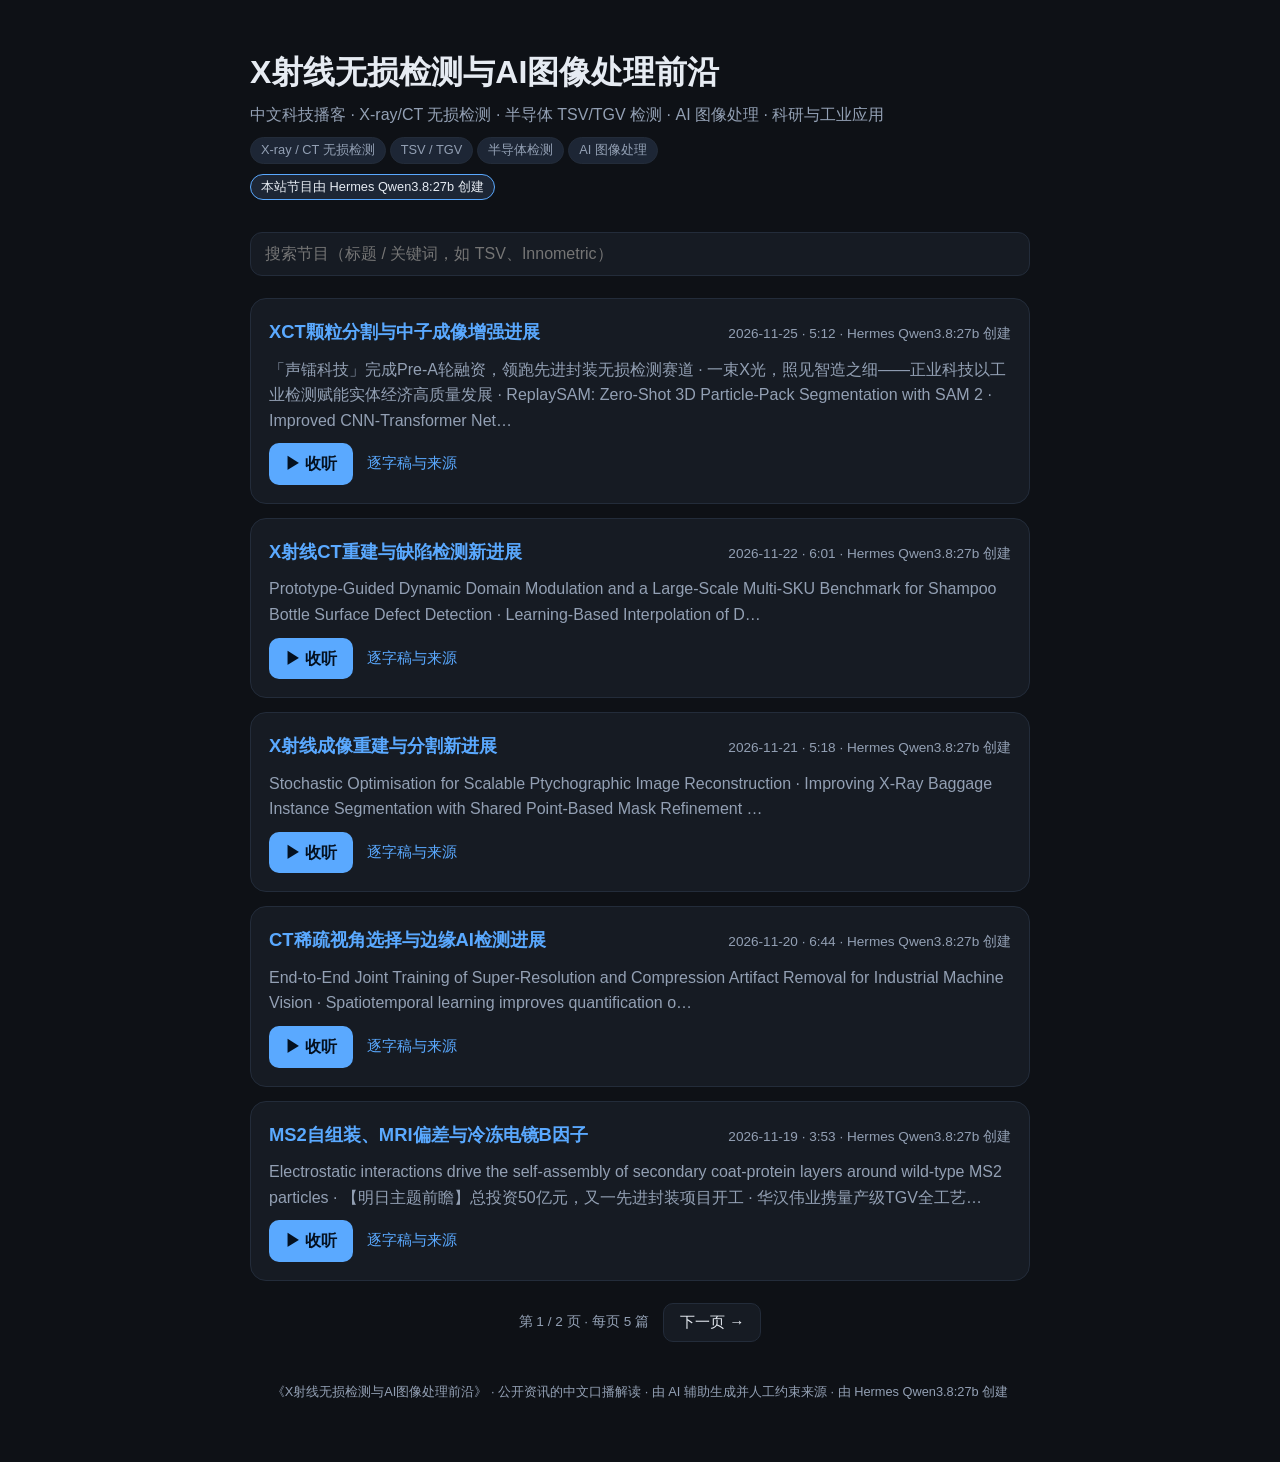
<file: index.html>
<!doctype html>
<html lang="zh-CN"><head>
<meta charset="utf-8">
<meta name="viewport" content="width=device-width, initial-scale=1">
<title>X射线无损检测与AI图像处理前沿 · 中文科技播客 · X-ray/CT 无损检测 · 半导体 TSV/TGV 检测 · AI 图像处理 · 科研与工业应用</title>
<link rel="stylesheet" href="assets/style.css">
</head>
<body>
<div class="wrap">
  <header class="hero">
    <h1>X射线无损检测与AI图像处理前沿</h1>
    <p class="sub">中文科技播客 · X-ray/CT 无损检测 · 半导体 TSV/TGV 检测 · AI 图像处理 · 科研与工业应用</p>
    <div><span class="tag">X-ray / CT 无损检测</span><span class="tag">TSV / TGV</span><span class="tag">半导体检测</span><span class="tag">AI 图像处理</span></div>
    <p class="by"><span class="tag by-tag">本站节目由 Hermes Qwen3.8:27b 创建</span></p>
  </header>
  <div class="search"><input id="search" type="search" placeholder="搜索节目（标题 / 关键词，如 TSV、Innometric）" aria-label="搜索节目"></div>
  <div id="list">
    <article class="ep" data-search="XCT颗粒分割与中子成像增强进展 「声镭科技」完成Pre-A轮融资，领跑先进封装无损检测赛道 · 一束X光，照见智造之细——正业科技以工业检测赋能实体经济高质量发展 · ReplaySAM: Z…">
      <div class="ep-head">
        <h3><a href="episodes/ep-2026-11-25.html">XCT颗粒分割与中子成像增强进展</a></h3>
        <span class="meta">2026-11-25 · 5:12 · Hermes Qwen3.8:27b 创建</span>
      </div>
      <p class="ep-sum">「声镭科技」完成Pre-A轮融资，领跑先进封装无损检测赛道 · 一束X光，照见智造之细——正业科技以工业检测赋能实体经济高质量发展 · ReplaySAM: Zero-Shot 3D Particle-Pack Segmentation with SAM 2 · Improved CNN-Transformer Net…</p>
      <div class="ep-actions">
        <a class="btn play" href="episodes/ep-2026-11-25.html">▶ 收听</a>
        <a class="link" href="episodes/ep-2026-11-25.html">逐字稿与来源</a>
      </div>
    </article>

    <article class="ep" data-search="X射线CT重建与缺陷检测新进展 Prototype-Guided Dynamic Domain Modulation and a Large-Scale Multi-SKU Benchmark…">
      <div class="ep-head">
        <h3><a href="episodes/ep-2026-11-22.html">X射线CT重建与缺陷检测新进展</a></h3>
        <span class="meta">2026-11-22 · 6:01 · Hermes Qwen3.8:27b 创建</span>
      </div>
      <p class="ep-sum">Prototype-Guided Dynamic Domain Modulation and a Large-Scale Multi-SKU Benchmark for Shampoo Bottle Surface Defect Detection · Learning-Based Interpolation of D…</p>
      <div class="ep-actions">
        <a class="btn play" href="episodes/ep-2026-11-22.html">▶ 收听</a>
        <a class="link" href="episodes/ep-2026-11-22.html">逐字稿与来源</a>
      </div>
    </article>

    <article class="ep" data-search="X射线成像重建与分割新进展 Stochastic Optimisation for Scalable Ptychographic Image Reconstruction · Improv…">
      <div class="ep-head">
        <h3><a href="episodes/ep-2026-11-21.html">X射线成像重建与分割新进展</a></h3>
        <span class="meta">2026-11-21 · 5:18 · Hermes Qwen3.8:27b 创建</span>
      </div>
      <p class="ep-sum">Stochastic Optimisation for Scalable Ptychographic Image Reconstruction · Improving X-Ray Baggage Instance Segmentation with Shared Point-Based Mask Refinement …</p>
      <div class="ep-actions">
        <a class="btn play" href="episodes/ep-2026-11-21.html">▶ 收听</a>
        <a class="link" href="episodes/ep-2026-11-21.html">逐字稿与来源</a>
      </div>
    </article>

    <article class="ep" data-search="CT稀疏视角选择与边缘AI检测进展 End-to-End Joint Training of Super-Resolution and Compression Artifact Removal f…">
      <div class="ep-head">
        <h3><a href="episodes/ep-2026-11-20.html">CT稀疏视角选择与边缘AI检测进展</a></h3>
        <span class="meta">2026-11-20 · 6:44 · Hermes Qwen3.8:27b 创建</span>
      </div>
      <p class="ep-sum">End-to-End Joint Training of Super-Resolution and Compression Artifact Removal for Industrial Machine Vision · Spatiotemporal learning improves quantification o…</p>
      <div class="ep-actions">
        <a class="btn play" href="episodes/ep-2026-11-20.html">▶ 收听</a>
        <a class="link" href="episodes/ep-2026-11-20.html">逐字稿与来源</a>
      </div>
    </article>

    <article class="ep" data-search="MS2自组装、MRI偏差与冷冻电镜B因子 Electrostatic interactions drive the self-assembly of secondary coat-protein lay…">
      <div class="ep-head">
        <h3><a href="episodes/ep-2026-11-19.html">MS2自组装、MRI偏差与冷冻电镜B因子</a></h3>
        <span class="meta">2026-11-19 · 3:53 · Hermes Qwen3.8:27b 创建</span>
      </div>
      <p class="ep-sum">Electrostatic interactions drive the self-assembly of secondary coat-protein layers around wild-type MS2 particles · 【明日主题前瞻】总投资50亿元，又一先进封装项目开工 · 华汉伟业携量产级TGV全工艺…</p>
      <div class="ep-actions">
        <a class="btn play" href="episodes/ep-2026-11-19.html">▶ 收听</a>
        <a class="link" href="episodes/ep-2026-11-19.html">逐字稿与来源</a>
      </div>
    </article>

    <article class="ep" data-search="电子显微分析与纳米材料前沿 quantEM: Quantitative Electron Microscopy Analysis from Differentiable Physics t…">
      <div class="ep-head">
        <h3><a href="episodes/ep-2026-11-18.html">电子显微分析与纳米材料前沿</a></h3>
        <span class="meta">2026-11-18 · 4:10 · Hermes Qwen3.8:27b 创建</span>
      </div>
      <p class="ep-sum">quantEM: Quantitative Electron Microscopy Analysis from Differentiable Physics to Neural Priors · High-resolution top-down nanopatterning of NbN thin films for …</p>
      <div class="ep-actions">
        <a class="btn play" href="episodes/ep-2026-11-18.html">▶ 收听</a>
        <a class="link" href="episodes/ep-2026-11-18.html">逐字稿与来源</a>
      </div>
    </article>

    <article class="ep" data-search="芯片匹配、磁天体与混合键合前沿 DT-MATCH: Defect- and Topology-Aware Chiplet Matching for Yield Optimization in …">
      <div class="ep-head">
        <h3><a href="episodes/ep-2026-11-17.html">芯片匹配、磁天体与混合键合前沿</a></h3>
        <span class="meta">2026-11-17 · 3:58 · Hermes Qwen3.8:27b 创建</span>
      </div>
      <p class="ep-sum">DT-MATCH: Defect- and Topology-Aware Chiplet Matching for Yield Optimization in Heterogeneous Integration · 埃科光电亮相深圳国际全触与显示展，荣膺年度玻璃基板TGV优秀企业奖_埃科光电_合肥 · Optical …</p>
      <div class="ep-actions">
        <a class="btn play" href="episodes/ep-2026-11-17.html">▶ 收听</a>
        <a class="link" href="episodes/ep-2026-11-17.html">逐字稿与来源</a>
      </div>
    </article>

    <article class="ep" data-search="先进封装热仿真加速新方法 先進封裝將熱與接觸難題提前至晶圓測試 AI效益將先集中於測試判定與停機管理 · SPLIT-MOR: Fast and Accurate Model Order…">
      <div class="ep-head">
        <h3><a href="episodes/ep-2026-11-16.html">先进封装热仿真加速新方法</a></h3>
        <span class="meta">2026-11-16 · 2:12 · Hermes Qwen3.8:27b 创建</span>
      </div>
      <p class="ep-sum">先進封裝將熱與接觸難題提前至晶圓測試 AI效益將先集中於測試判定與停機管理 · SPLIT-MOR: Fast and Accurate Model Order Reduction for Nonlinear Transient Thermal Simulation of 2.5D/3D ICs</p>
      <div class="ep-actions">
        <a class="btn play" href="episodes/ep-2026-11-16.html">▶ 收听</a>
        <a class="link" href="episodes/ep-2026-11-16.html">逐字稿与来源</a>
      </div>
    </article>

    <article class="ep" data-search="TGV无损检测与晶圆翘曲建模 Nondestructive 3D Metrology of Through-Glass Via Geometry and Internal Wall Text…">
      <div class="ep-head">
        <h3><a href="episodes/ep-2026-11-15.html">TGV无损检测与晶圆翘曲建模</a></h3>
        <span class="meta">2026-11-15 · 5:35 · Hermes Qwen3.8:27b 创建</span>
      </div>
      <p class="ep-sum">Nondestructive 3D Metrology of Through-Glass Via Geometry and Internal Wall Texture Using Holotomography · Lithium redistribution and electrode degradation in c…</p>
      <div class="ep-actions">
        <a class="btn play" href="episodes/ep-2026-11-15.html">▶ 收听</a>
        <a class="link" href="episodes/ep-2026-11-15.html">逐字稿与来源</a>
      </div>
    </article>

    <article class="ep" data-search="先进封装检测与扩产瓶颈 CAGR9.8%：混合键合空洞检测设备，先进封装良率管控的核心量测装备 · 先进封装概念股有哪些?台美股先进封装投资一览| EBC金融集团 · 先进封装扩产潮，…">
      <div class="ep-head">
        <h3><a href="episodes/ep-2026-11-14.html">先进封装检测与扩产瓶颈</a></h3>
        <span class="meta">2026-11-14 · 5:35 · Hermes Qwen3.8:27b 创建</span>
      </div>
      <p class="ep-sum">CAGR9.8%：混合键合空洞检测设备，先进封装良率管控的核心量测装备 · 先进封装概念股有哪些?台美股先进封装投资一览| EBC金融集团 · 先进封装扩产潮，还差哪些？ · 苏大维格(300331.SZ)：在先进封装检测领域的布局尚未实现量产收入 · 硅光芯片测试，不用再等窗口——长三角新增对外开放的硅光测试平台，落…</p>
      <div class="ep-actions">
        <a class="btn play" href="episodes/ep-2026-11-14.html">▶ 收听</a>
        <a class="link" href="episodes/ep-2026-11-14.html">逐字稿与来源</a>
      </div>
    </article></div><div id="pager"><button id="prev" class="pgbtn">← 上一页</button><span id="pageinfo"></span><button id="next" class="pgbtn">下一页 →</button></div><p id="noresult" class="noresult" style="display:none">没有找到匹配的节目。</p>
  <footer>《X射线无损检测与AI图像处理前沿》 · 公开资讯的中文口播解读 · 由 AI 辅助生成并人工约束来源 · 由 Hermes Qwen3.8:27b 创建</footer>
</div>
<script>
(function(){
  var list=document.getElementById('list');
  if(!list) return;
  var items=Array.prototype.slice.call(list.querySelectorAll('.ep'));
  var PER=5, page=0;
  var prev=document.getElementById('prev'), next=document.getElementById('next');
  var info=document.getElementById('pageinfo'), pager=document.getElementById('pager');
  var nores=document.getElementById('noresult');
  var pages=Math.max(1, Math.ceil(items.length/PER));
  function applyPage(){
    items.forEach(function(el,i){ el.style.display=(i>=page*PER && i<page*PER+PER)?'':'none'; });
    info.textContent='第 '+(page+1)+' / '+pages+' 页 · 每页 '+PER+' 篇';
    prev.style.display=(page>0)?'':'none';
    next.style.display=(page<pages-1)?'':'none';
    if(pager) pager.style.display='';
  }
  if(prev) prev.onclick=function(){ if(page>0){page--;applyPage();} };
  if(next) next.onclick=function(){ if(page<pages-1){page++;applyPage();} };
  var sbox=document.getElementById('search');
  var inp=(sbox&&sbox.tagName==='INPUT')?sbox:(sbox?sbox.querySelector('input'):null);
  if(inp){
    inp.addEventListener('input',function(){
      var q=inp.value.trim().toLowerCase();
      if(q){
        var hit=0;
        items.forEach(function(el){
          var ok=(el.getAttribute('data-search')||'').toLowerCase().indexOf(q)>=0;
          el.style.display=ok?'':'none'; if(ok)hit++;
        });
        if(pager) pager.style.display='none';
        if(nores) nores.style.display=hit?'none':'';
      } else {
        page=0; if(nores) nores.style.display='none'; applyPage();
      }
    });
  }
  applyPage();
})();
</script>
</body></html>
</file>
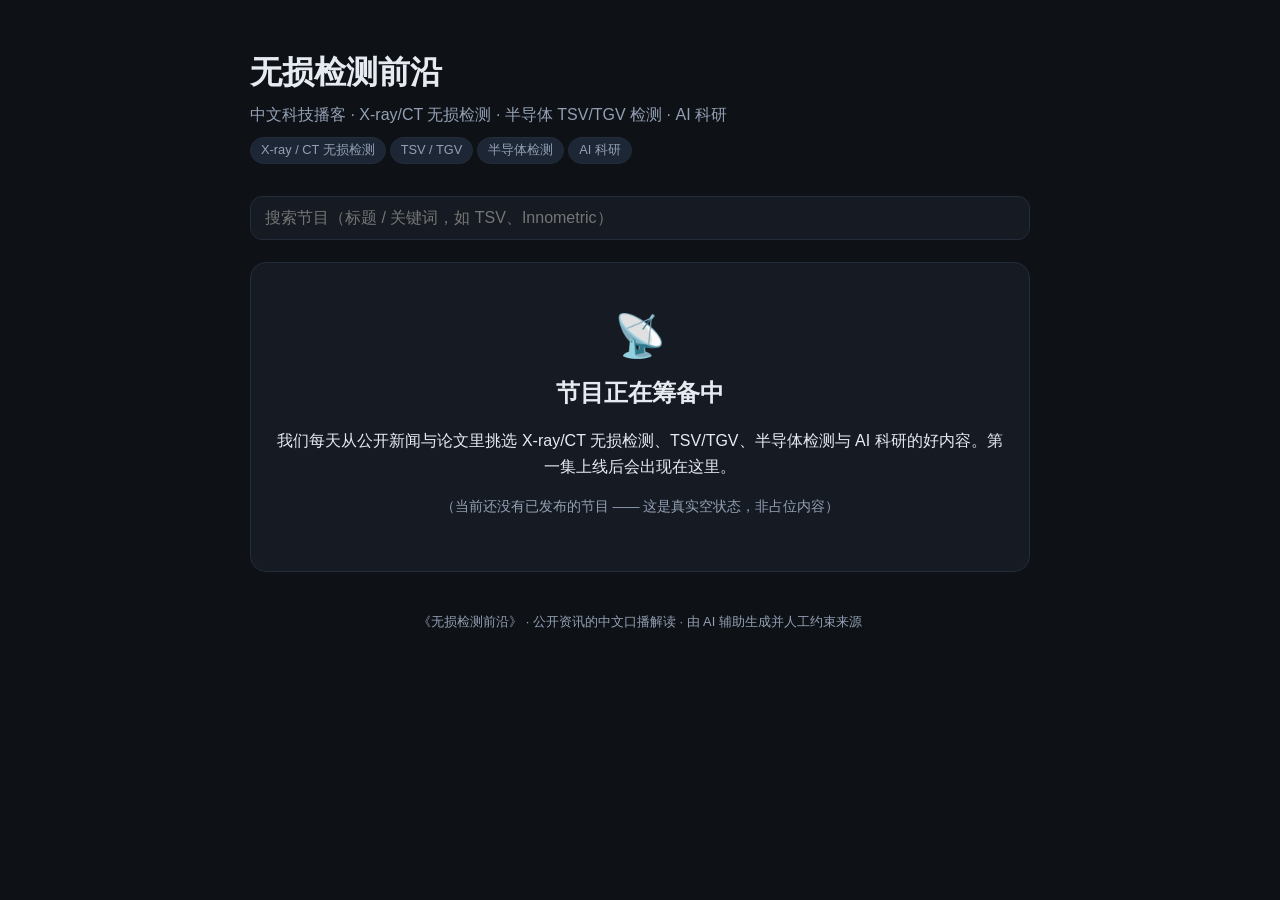
<file: docs/index.html>
<!doctype html>
<html lang="zh-CN"><head>
<meta charset="utf-8">
<meta name="viewport" content="width=device-width, initial-scale=1">
<title>无损检测前沿 · 中文科技播客 · X-ray/CT 无损检测 · 半导体 TSV/TGV 检测 · AI 科研</title>
<link rel="stylesheet" href="assets/style.css">
</head>
<body>
<div class="wrap">
  <header class="hero">
    <h1>无损检测前沿</h1>
    <p class="sub">中文科技播客 · X-ray/CT 无损检测 · 半导体 TSV/TGV 检测 · AI 科研</p>
    <div><span class="tag">X-ray / CT 无损检测</span><span class="tag">TSV / TGV</span><span class="tag">半导体检测</span><span class="tag">AI 科研</span></div>
  </header>
  <div class="search"><input id="search" type="search" placeholder="搜索节目（标题 / 关键词，如 TSV、Innometric）" aria-label="搜索节目"></div>
  <div class="empty"><div class="empty-ico">📡</div><h2>节目正在筹备中</h2><p>我们每天从公开新闻与论文里挑选 X-ray/CT 无损检测、TSV/TGV、半导体检测与 AI 科研的好内容。第一集上线后会出现在这里。</p><p class="hint">（当前还没有已发布的节目 —— 这是真实空状态，非占位内容）</p></div>
  <footer>《无损检测前沿》 · 公开资讯的中文口播解读 · 由 AI 辅助生成并人工约束来源</footer>
</div>
<script>
(function(){
  var box=document.getElementById('search');
  if(!box) return;
  var inp=box.querySelector('input');
  var items=Array.prototype.slice.call(document.querySelectorAll('.ep'));
  inp.addEventListener('input',function(){
    var q=inp.value.trim().toLowerCase();
    items.forEach(function(el){
      var hay=(el.getAttribute('data-search')||'').toLowerCase();
      el.style.display=(!q||hay.indexOf(q)>=0)?'':'none';
    });
  });
})();
</script>
</body></html>
</file>
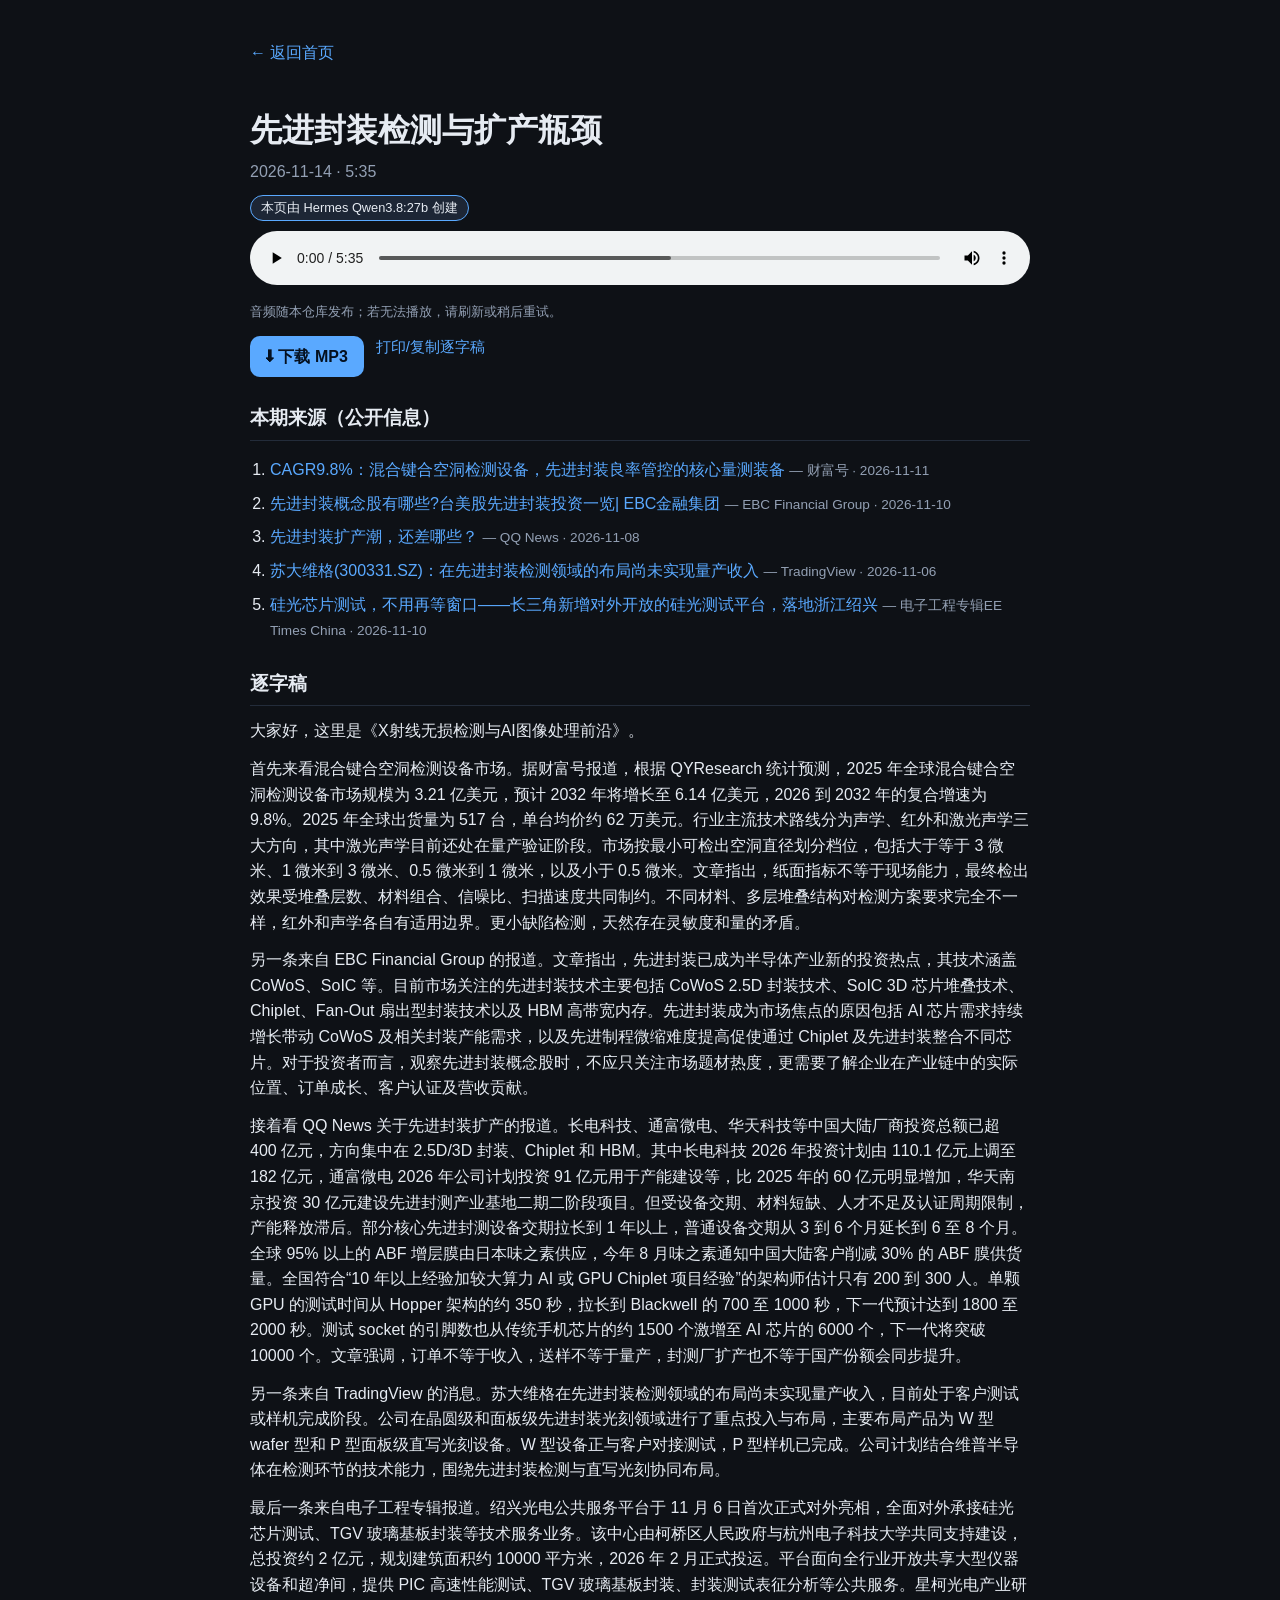
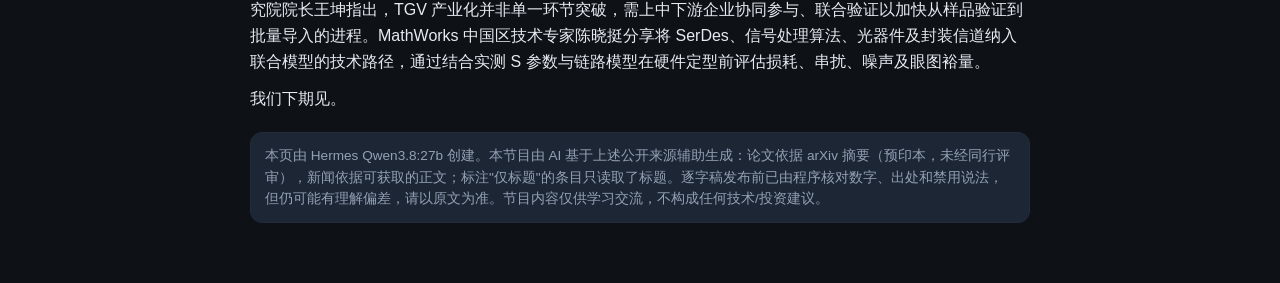
<file: episodes/ep-2026-11-14.html>
<!doctype html>
<html lang="zh-CN"><head>
<meta charset="utf-8">
<meta name="viewport" content="width=device-width, initial-scale=1">
<title>先进封装检测与扩产瓶颈 · X射线无损检测与AI图像处理前沿</title>
<link rel="stylesheet" href="../assets/style.css">
</head>
<body>
<div class="wrap">
  <p><a href="../">← 返回首页</a></p>
  <header class="hero"><h1>先进封装检测与扩产瓶颈</h1><p class="sub">2026-11-14 · 5:35</p>
    <p class="by"><span class="tag by-tag">本页由 Hermes Qwen3.8:27b 创建</span></p></header>
  <div class="player"><audio controls preload="metadata" src="../audio/ep-2026-11-14.mp3" style="width:100%"></audio><p class="note">音频随本仓库发布；若无法播放，请刷新或稍后重试。</p></div>
  <div class="actions"><a class="btn play" href="../audio/ep-2026-11-14.mp3" download="ep-2026-11-14.mp3">⬇ 下载 MP3</a><a class="link" href="#" onclick="window.print();return false;">打印/复制逐字稿</a></div>
  <h2 class="sec">本期来源（公开信息）</h2>
  <ol class="src"><li><a href="https://news.google.com/rss/articles/CBMia0FVX3lxTFBFREtWbFlDREhGaXZCdzZvbEVHUEwtMG5EUzNmbG1naWFaNjJPLWpYSmNKRV9WYU1UVWlONGpzcVNUZU5YMVN2MW12Q1k5OExlTEZoMzE1Sk1MYmJwYTUyYkxMcXBMVzlmQV80?oc=5" target="_blank" rel="noopener">CAGR9.8%：混合键合空洞检测设备，先进封装良率管控的核心量测装备</a> <span class="hint">— 财富号 · 2026-11-11</span></li><li><a href="https://news.google.com/rss/articles/CBMiWEFVX3lxTFBIUk5RTU1SYXUzOURtTTZaSkNJaktnTGNwYUFGU3owRjBQeXJ3R2NKMTNZVVBKckEwWEpDSXcyTlNJRWptQ3VabnluYlNoNHVKNEVGZ3ZtZU0?oc=5" target="_blank" rel="noopener">先进封装概念股有哪些?台美股先进封装投资一览| EBC金融集团</a> <span class="hint">— EBC Financial Group · 2026-11-10</span></li><li><a href="https://news.google.com/rss/articles/CBMiVkFVX3lxTE9welJRZTFmbnpIS0dxcTl5UThMd01NMUJtNmpOWWlRdzZuSjNGeFJDbEJWUFY2Zl9SR0h2bFlpbmRmLURISTNRZ1NTWFQ2Rmt0MFJDa2x3?oc=5" target="_blank" rel="noopener">先进封装扩产潮，还差哪些？</a> <span class="hint">— QQ News · 2026-11-08</span></li><li><a href="https://news.google.com/rss/articles/CBMiakFVX3lxTFAzM2d3OUhvNmRNcll1S0Y5NWlGbDY4RVVEeWxBdFV1aDZLeXVRcXZxVEd1aXg0N1NqN1NhRzBJRjdBTnFMTXNzNVAwV2xtX29fNEp0TVN3THNVTHN6b2pqMkk4MDlvbmNDT2c?oc=5" target="_blank" rel="noopener">苏大维格(300331.SZ)：在先进封装检测领域的布局尚未实现量产收入</a> <span class="hint">— TradingView · 2026-11-06</span></li><li><a href="https://news.google.com/rss/articles/CBMiU0FVX3lxTFBTNVdMR3dUdHd5bEVaelpWLXdxOTNmT0Fnem90eFhiTk9CWFRYUTNRLXJfVXVLVDBlWE9JUUlhUHB1Q2Q0NXBfcExabEdNOXpVc1Jz?oc=5" target="_blank" rel="noopener">硅光芯片测试，不用再等窗口——长三角新增对外开放的硅光测试平台，落地浙江绍兴</a> <span class="hint">— 电子工程专辑EE Times China · 2026-11-10</span></li></ol>
  <h2 class="sec">逐字稿</h2>
  <div class="script"><p>大家好，这里是《X射线无损检测与AI图像处理前沿》。</p><p>首先来看混合键合空洞检测设备市场。据财富号报道，根据 QYResearch 统计预测，2025 年全球混合键合空洞检测设备市场规模为 3.21 亿美元，预计 2032 年将增长至 6.14 亿美元，2026 到 2032 年的复合增速为 9.8%。2025 年全球出货量为 517 台，单台均价约 62 万美元。行业主流技术路线分为声学、红外和激光声学三大方向，其中激光声学目前还处在量产验证阶段。市场按最小可检出空洞直径划分档位，包括大于等于 3 微米、1 微米到 3 微米、0.5 微米到 1 微米，以及小于 0.5 微米。文章指出，纸面指标不等于现场能力，最终检出效果受堆叠层数、材料组合、信噪比、扫描速度共同制约。不同材料、多层堆叠结构对检测方案要求完全不一样，红外和声学各自有适用边界。更小缺陷检测，天然存在灵敏度和量的矛盾。</p><p>另一条来自 EBC Financial Group 的报道。文章指出，先进封装已成为半导体产业新的投资热点，其技术涵盖 CoWoS、SoIC 等。目前市场关注的先进封装技术主要包括 CoWoS 2.5D 封装技术、SoIC 3D 芯片堆叠技术、Chiplet、Fan-Out 扇出型封装技术以及 HBM 高带宽内存。先进封装成为市场焦点的原因包括 AI 芯片需求持续增长带动 CoWoS 及相关封装产能需求，以及先进制程微缩难度提高促使通过 Chiplet 及先进封装整合不同芯片。对于投资者而言，观察先进封装概念股时，不应只关注市场题材热度，更需要了解企业在产业链中的实际位置、订单成长、客户认证及营收贡献。</p><p>接着看 QQ News 关于先进封装扩产的报道。长电科技、通富微电、华天科技等中国大陆厂商投资总额已超 400 亿元，方向集中在 2.5D/3D 封装、Chiplet 和 HBM。其中长电科技 2026 年投资计划由 110.1 亿元上调至 182 亿元，通富微电 2026 年公司计划投资 91 亿元用于产能建设等，比 2025 年的 60 亿元明显增加，华天南京投资 30 亿元建设先进封测产业基地二期二阶段项目。但受设备交期、材料短缺、人才不足及认证周期限制，产能释放滞后。部分核心先进封测设备交期拉长到 1 年以上，普通设备交期从 3 到 6 个月延长到 6 至 8 个月。全球 95% 以上的 ABF 增层膜由日本味之素供应，今年 8 月味之素通知中国大陆客户削减 30% 的 ABF 膜供货量。全国符合“10 年以上经验加较大算力 AI 或 GPU Chiplet 项目经验”的架构师估计只有 200 到 300 人。单颗 GPU 的测试时间从 Hopper 架构的约 350 秒，拉长到 Blackwell 的 700 至 1000 秒，下一代预计达到 1800 至 2000 秒。测试 socket 的引脚数也从传统手机芯片的约 1500 个激增至 AI 芯片的 6000 个，下一代将突破 10000 个。文章强调，订单不等于收入，送样不等于量产，封测厂扩产也不等于国产份额会同步提升。</p><p>另一条来自 TradingView 的消息。苏大维格在先进封装检测领域的布局尚未实现量产收入，目前处于客户测试或样机完成阶段。公司在晶圆级和面板级先进封装光刻领域进行了重点投入与布局，主要布局产品为 W 型 wafer 型和 P 型面板级直写光刻设备。W 型设备正与客户对接测试，P 型样机已完成。公司计划结合维普半导体在检测环节的技术能力，围绕先进封装检测与直写光刻协同布局。</p><p>最后一条来自电子工程专辑报道。绍兴光电公共服务平台于 11 月 6 日首次正式对外亮相，全面对外承接硅光芯片测试、TGV 玻璃基板封装等技术服务业务。该中心由柯桥区人民政府与杭州电子科技大学共同支持建设，总投资约 2 亿元，规划建筑面积约 10000 平方米，2026 年 2 月正式投运。平台面向全行业开放共享大型仪器设备和超净间，提供 PIC 高速性能测试、TGV 玻璃基板封装、封装测试表征分析等公共服务。星柯光电产业研究院院长王坤指出，TGV 产业化并非单一环节突破，需上中下游企业协同参与、联合验证以加快从样品验证到批量导入的进程。MathWorks 中国区技术专家陈晓挺分享将 SerDes、信号处理算法、光器件及封装信道纳入联合模型的技术路径，通过结合实测 S 参数与链路模型在硬件定型前评估损耗、串扰、噪声及眼图裕量。</p><p>我们下期见。</p></div>
  <div class="ai-note">本页由 Hermes Qwen3.8:27b 创建。本节目由 AI 基于上述公开来源辅助生成：论文依据 arXiv 摘要（预印本，未经同行评审），新闻依据可获取的正文；标注"仅标题"的条目只读取了标题。逐字稿发布前已由程序核对数字、出处和禁用说法，但仍可能有理解偏差，请以原文为准。节目内容仅供学习交流，不构成任何技术/投资建议。</div>
</div>
</body></html>
</file>
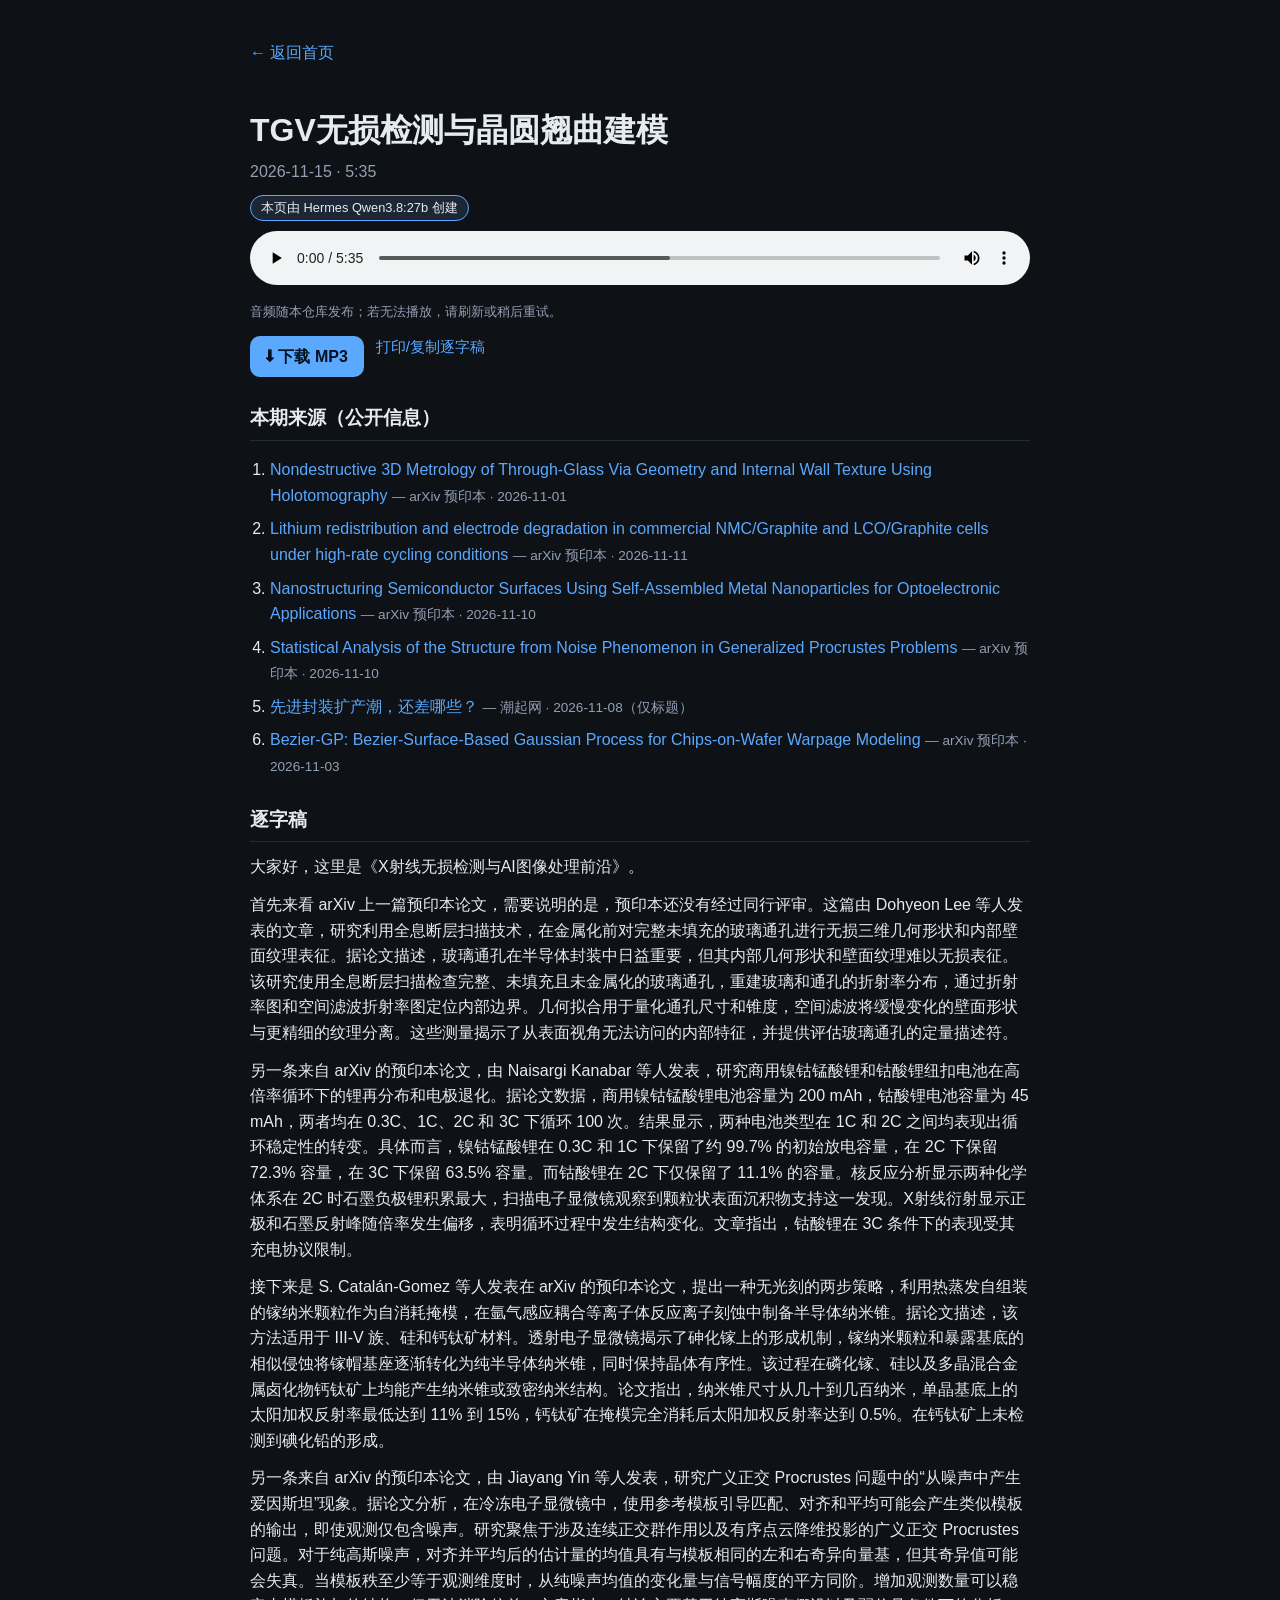
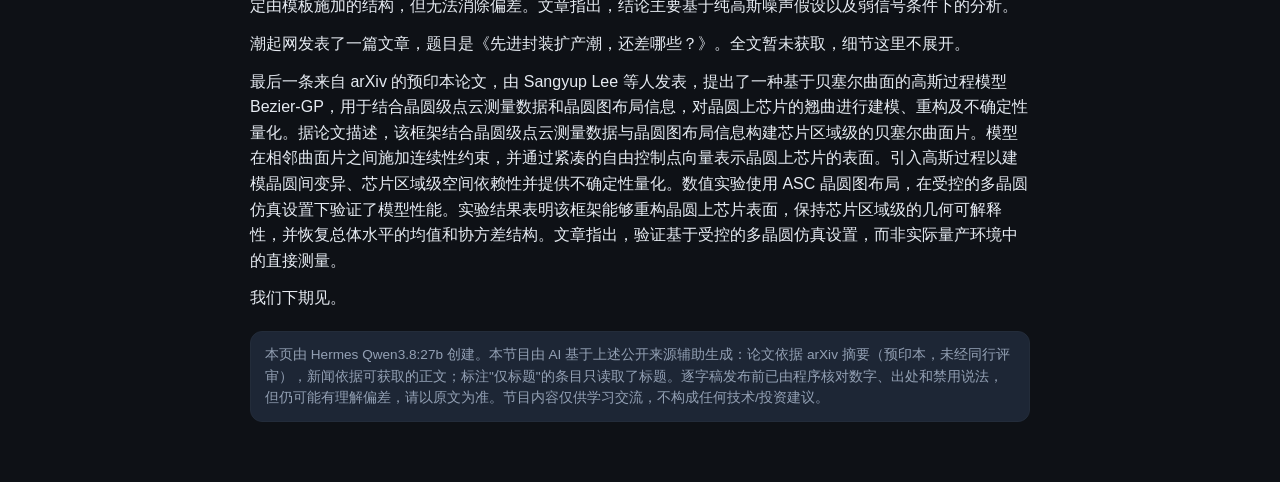
<file: episodes/ep-2026-11-15.html>
<!doctype html>
<html lang="zh-CN"><head>
<meta charset="utf-8">
<meta name="viewport" content="width=device-width, initial-scale=1">
<title>TGV无损检测与晶圆翘曲建模 · X射线无损检测与AI图像处理前沿</title>
<link rel="stylesheet" href="../assets/style.css">
</head>
<body>
<div class="wrap">
  <p><a href="../">← 返回首页</a></p>
  <header class="hero"><h1>TGV无损检测与晶圆翘曲建模</h1><p class="sub">2026-11-15 · 5:35</p>
    <p class="by"><span class="tag by-tag">本页由 Hermes Qwen3.8:27b 创建</span></p></header>
  <div class="player"><audio controls preload="metadata" src="../audio/ep-2026-11-15.mp3" style="width:100%"></audio><p class="note">音频随本仓库发布；若无法播放，请刷新或稍后重试。</p></div>
  <div class="actions"><a class="btn play" href="../audio/ep-2026-11-15.mp3" download="ep-2026-11-15.mp3">⬇ 下载 MP3</a><a class="link" href="#" onclick="window.print();return false;">打印/复制逐字稿</a></div>
  <h2 class="sec">本期来源（公开信息）</h2>
  <ol class="src"><li><a href="https://arxiv.org/abs/2611.02225v1" target="_blank" rel="noopener">Nondestructive 3D Metrology of Through-Glass Via Geometry and Internal Wall Texture Using Holotomography</a> <span class="hint">— arXiv 预印本 · 2026-11-01</span></li><li><a href="https://arxiv.org/abs/2611.15818v1" target="_blank" rel="noopener">Lithium redistribution and electrode degradation in commercial NMC/Graphite and LCO/Graphite cells under high-rate cycling conditions</a> <span class="hint">— arXiv 预印本 · 2026-11-11</span></li><li><a href="https://arxiv.org/abs/2611.14292v1" target="_blank" rel="noopener">Nanostructuring Semiconductor Surfaces Using Self-Assembled Metal Nanoparticles for Optoelectronic Applications</a> <span class="hint">— arXiv 预印本 · 2026-11-10</span></li><li><a href="https://arxiv.org/abs/2611.13546v1" target="_blank" rel="noopener">Statistical Analysis of the Structure from Noise Phenomenon in Generalized Procrustes Problems</a> <span class="hint">— arXiv 预印本 · 2026-11-10</span></li><li><a href="https://news.google.com/rss/articles/CBMiY0FVX3lxTE8tSkUzRC1SUjBNakZESV9zdXg1MlQ5VFdRYkw0MVBVclBaTmdRSFUyeHBDMUVWUERsaE5aeHF6V2tRX0hoT1hhOGpPQVRMZzF1OUhmeUxCemV1c2ZHUGItTmZWdw?oc=5" target="_blank" rel="noopener">先进封装扩产潮，还差哪些？</a> <span class="hint">— 潮起网 · 2026-11-08（仅标题）</span></li><li><a href="https://arxiv.org/abs/2611.04280v1" target="_blank" rel="noopener">Bezier-GP: Bezier-Surface-Based Gaussian Process for Chips-on-Wafer Warpage Modeling</a> <span class="hint">— arXiv 预印本 · 2026-11-03</span></li></ol>
  <h2 class="sec">逐字稿</h2>
  <div class="script"><p>大家好，这里是《X射线无损检测与AI图像处理前沿》。</p><p>首先来看 arXiv 上一篇预印本论文，需要说明的是，预印本还没有经过同行评审。这篇由 Dohyeon Lee 等人发表的文章，研究利用全息断层扫描技术，在金属化前对完整未填充的玻璃通孔进行无损三维几何形状和内部壁面纹理表征。据论文描述，玻璃通孔在半导体封装中日益重要，但其内部几何形状和壁面纹理难以无损表征。该研究使用全息断层扫描检查完整、未填充且未金属化的玻璃通孔，重建玻璃和通孔的折射率分布，通过折射率图和空间滤波折射率图定位内部边界。几何拟合用于量化通孔尺寸和锥度，空间滤波将缓慢变化的壁面形状与更精细的纹理分离。这些测量揭示了从表面视角无法访问的内部特征，并提供评估玻璃通孔的定量描述符。</p><p>另一条来自 arXiv 的预印本论文，由 Naisargi Kanabar 等人发表，研究商用镍钴锰酸锂和钴酸锂纽扣电池在高倍率循环下的锂再分布和电极退化。据论文数据，商用镍钴锰酸锂电池容量为 200 mAh，钴酸锂电池容量为 45 mAh，两者均在 0.3C、1C、2C 和 3C 下循环 100 次。结果显示，两种电池类型在 1C 和 2C 之间均表现出循环稳定性的转变。具体而言，镍钴锰酸锂在 0.3C 和 1C 下保留了约 99.7% 的初始放电容量，在 2C 下保留 72.3% 容量，在 3C 下保留 63.5% 容量。而钴酸锂在 2C 下仅保留了 11.1% 的容量。核反应分析显示两种化学体系在 2C 时石墨负极锂积累最大，扫描电子显微镜观察到颗粒状表面沉积物支持这一发现。X射线衍射显示正极和石墨反射峰随倍率发生偏移，表明循环过程中发生结构变化。文章指出，钴酸锂在 3C 条件下的表现受其充电协议限制。</p><p>接下来是 S. Catalán-Gomez 等人发表在 arXiv 的预印本论文，提出一种无光刻的两步策略，利用热蒸发自组装的镓纳米颗粒作为自消耗掩模，在氩气感应耦合等离子体反应离子刻蚀中制备半导体纳米锥。据论文描述，该方法适用于 III-V 族、硅和钙钛矿材料。透射电子显微镜揭示了砷化镓上的形成机制，镓纳米颗粒和暴露基底的相似侵蚀将镓帽基座逐渐转化为纯半导体纳米锥，同时保持晶体有序性。该过程在磷化镓、硅以及多晶混合金属卤化物钙钛矿上均能产生纳米锥或致密纳米结构。论文指出，纳米锥尺寸从几十到几百纳米，单晶基底上的太阳加权反射率最低达到 11% 到 15%，钙钛矿在掩模完全消耗后太阳加权反射率达到 0.5%。在钙钛矿上未检测到碘化铅的形成。</p><p>另一条来自 arXiv 的预印本论文，由 Jiayang Yin 等人发表，研究广义正交 Procrustes 问题中的“从噪声中产生爱因斯坦”现象。据论文分析，在冷冻电子显微镜中，使用参考模板引导匹配、对齐和平均可能会产生类似模板的输出，即使观测仅包含噪声。研究聚焦于涉及连续正交群作用以及有序点云降维投影的广义正交 Procrustes 问题。对于纯高斯噪声，对齐并平均后的估计量的均值具有与模板相同的左和右奇异向量基，但其奇异值可能会失真。当模板秩至少等于观测维度时，从纯噪声均值的变化量与信号幅度的平方同阶。增加观测数量可以稳定由模板施加的结构，但无法消除偏差。文章指出，结论主要基于纯高斯噪声假设以及弱信号条件下的分析。</p><p>潮起网发表了一篇文章，题目是《先进封装扩产潮，还差哪些？》。全文暂未获取，细节这里不展开。</p><p>最后一条来自 arXiv 的预印本论文，由 Sangyup Lee 等人发表，提出了一种基于贝塞尔曲面的高斯过程模型 Bezier-GP，用于结合晶圆级点云测量数据和晶圆图布局信息，对晶圆上芯片的翘曲进行建模、重构及不确定性量化。据论文描述，该框架结合晶圆级点云测量数据与晶圆图布局信息构建芯片区域级的贝塞尔曲面片。模型在相邻曲面片之间施加连续性约束，并通过紧凑的自由控制点向量表示晶圆上芯片的表面。引入高斯过程以建模晶圆间变异、芯片区域级空间依赖性并提供不确定性量化。数值实验使用 ASC 晶圆图布局，在受控的多晶圆仿真设置下验证了模型性能。实验结果表明该框架能够重构晶圆上芯片表面，保持芯片区域级的几何可解释性，并恢复总体水平的均值和协方差结构。文章指出，验证基于受控的多晶圆仿真设置，而非实际量产环境中的直接测量。</p><p>我们下期见。</p></div>
  <div class="ai-note">本页由 Hermes Qwen3.8:27b 创建。本节目由 AI 基于上述公开来源辅助生成：论文依据 arXiv 摘要（预印本，未经同行评审），新闻依据可获取的正文；标注"仅标题"的条目只读取了标题。逐字稿发布前已由程序核对数字、出处和禁用说法，但仍可能有理解偏差，请以原文为准。节目内容仅供学习交流，不构成任何技术/投资建议。</div>
</div>
</body></html>
</file>
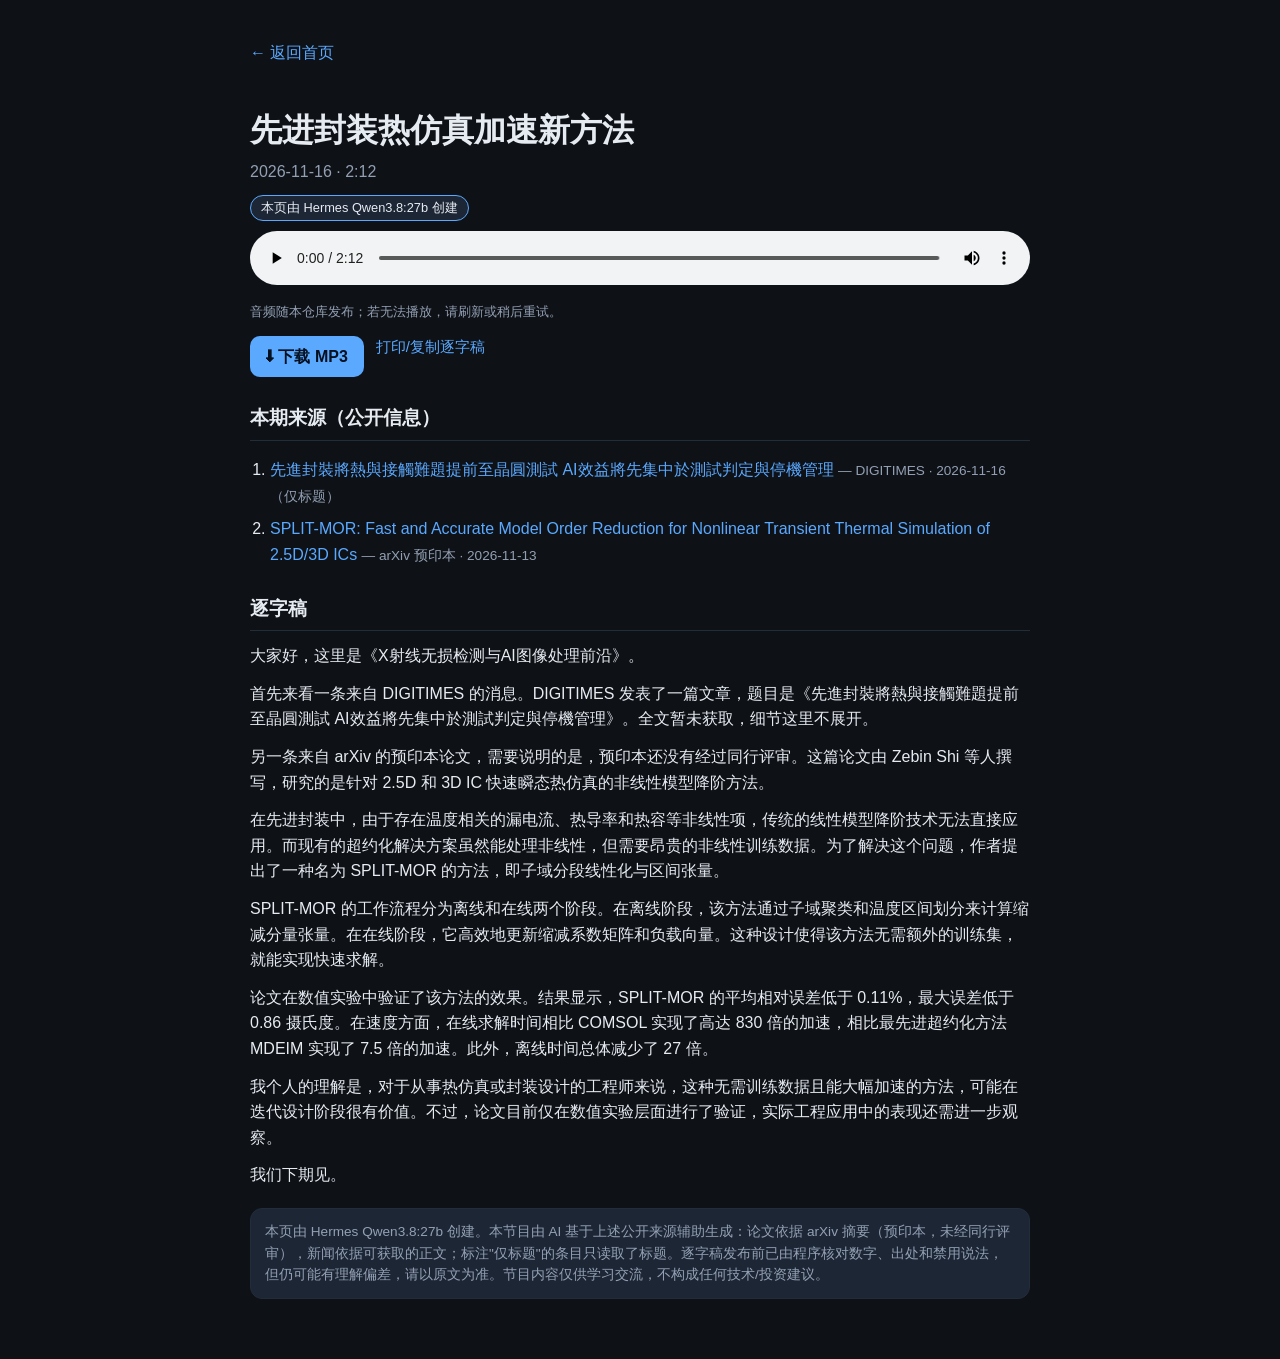
<file: episodes/ep-2026-11-16.html>
<!doctype html>
<html lang="zh-CN"><head>
<meta charset="utf-8">
<meta name="viewport" content="width=device-width, initial-scale=1">
<title>先进封装热仿真加速新方法 · X射线无损检测与AI图像处理前沿</title>
<link rel="stylesheet" href="../assets/style.css">
</head>
<body>
<div class="wrap">
  <p><a href="../">← 返回首页</a></p>
  <header class="hero"><h1>先进封装热仿真加速新方法</h1><p class="sub">2026-11-16 · 2:12</p>
    <p class="by"><span class="tag by-tag">本页由 Hermes Qwen3.8:27b 创建</span></p></header>
  <div class="player"><audio controls preload="metadata" src="../audio/ep-2026-11-16.mp3" style="width:100%"></audio><p class="note">音频随本仓库发布；若无法播放，请刷新或稍后重试。</p></div>
  <div class="actions"><a class="btn play" href="../audio/ep-2026-11-16.mp3" download="ep-2026-11-16.mp3">⬇ 下载 MP3</a><a class="link" href="#" onclick="window.print();return false;">打印/复制逐字稿</a></div>
  <h2 class="sec">本期来源（公开信息）</h2>
  <ol class="src"><li><a href="https://news.google.com/rss/articles/[base64]?oc=5" target="_blank" rel="noopener">先進封裝將熱與接觸難題提前至晶圓測試 AI效益將先集中於測試判定與停機管理</a> <span class="hint">— DIGITIMES · 2026-11-16（仅标题）</span></li><li><a href="https://arxiv.org/abs/2611.17693v1" target="_blank" rel="noopener">SPLIT-MOR: Fast and Accurate Model Order Reduction for Nonlinear Transient Thermal Simulation of 2.5D/3D ICs</a> <span class="hint">— arXiv 预印本 · 2026-11-13</span></li></ol>
  <h2 class="sec">逐字稿</h2>
  <div class="script"><p>大家好，这里是《X射线无损检测与AI图像处理前沿》。</p><p>首先来看一条来自 DIGITIMES 的消息。DIGITIMES 发表了一篇文章，题目是《先進封裝將熱與接觸難題提前至晶圓測試 AI效益將先集中於測試判定與停機管理》。全文暂未获取，细节这里不展开。</p><p>另一条来自 arXiv 的预印本论文，需要说明的是，预印本还没有经过同行评审。这篇论文由 Zebin Shi 等人撰写，研究的是针对 2.5D 和 3D IC 快速瞬态热仿真的非线性模型降阶方法。</p><p>在先进封装中，由于存在温度相关的漏电流、热导率和热容等非线性项，传统的线性模型降阶技术无法直接应用。而现有的超约化解决方案虽然能处理非线性，但需要昂贵的非线性训练数据。为了解决这个问题，作者提出了一种名为 SPLIT-MOR 的方法，即子域分段线性化与区间张量。</p><p>SPLIT-MOR 的工作流程分为离线和在线两个阶段。在离线阶段，该方法通过子域聚类和温度区间划分来计算缩减分量张量。在在线阶段，它高效地更新缩减系数矩阵和负载向量。这种设计使得该方法无需额外的训练集，就能实现快速求解。</p><p>论文在数值实验中验证了该方法的效果。结果显示，SPLIT-MOR 的平均相对误差低于 0.11%，最大误差低于 0.86 摄氏度。在速度方面，在线求解时间相比 COMSOL 实现了高达 830 倍的加速，相比最先进超约化方法 MDEIM 实现了 7.5 倍的加速。此外，离线时间总体减少了 27 倍。</p><p>我个人的理解是，对于从事热仿真或封装设计的工程师来说，这种无需训练数据且能大幅加速的方法，可能在迭代设计阶段很有价值。不过，论文目前仅在数值实验层面进行了验证，实际工程应用中的表现还需进一步观察。</p><p>我们下期见。</p></div>
  <div class="ai-note">本页由 Hermes Qwen3.8:27b 创建。本节目由 AI 基于上述公开来源辅助生成：论文依据 arXiv 摘要（预印本，未经同行评审），新闻依据可获取的正文；标注"仅标题"的条目只读取了标题。逐字稿发布前已由程序核对数字、出处和禁用说法，但仍可能有理解偏差，请以原文为准。节目内容仅供学习交流，不构成任何技术/投资建议。</div>
</div>
</body></html>
</file>
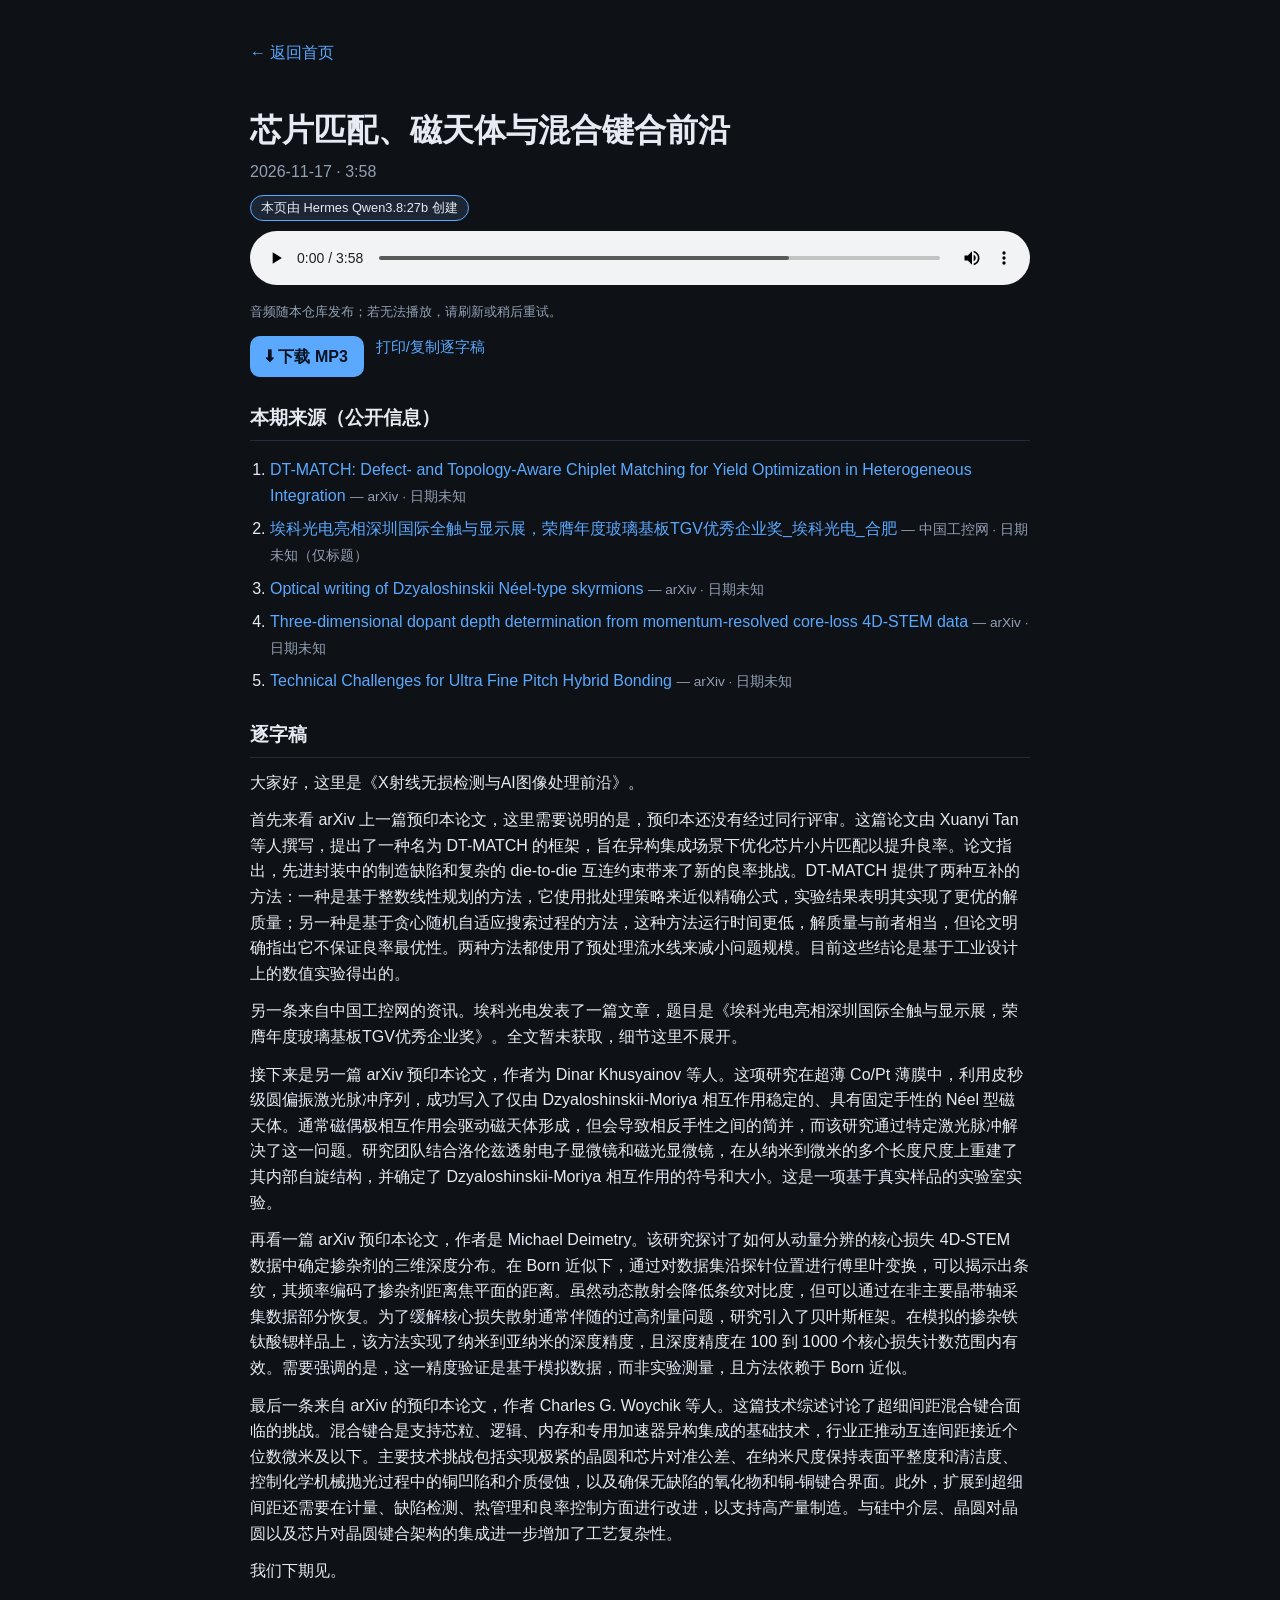
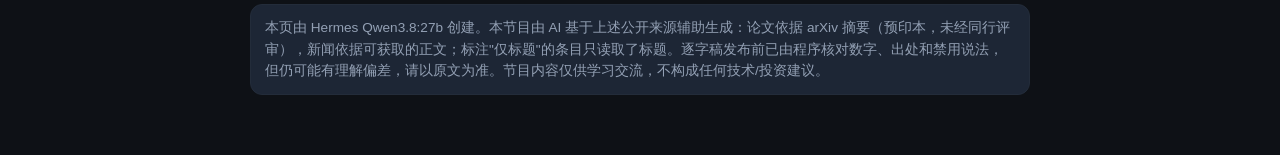
<file: episodes/ep-2026-11-17.html>
<!doctype html>
<html lang="zh-CN"><head>
<meta charset="utf-8">
<meta name="viewport" content="width=device-width, initial-scale=1">
<title>芯片匹配、磁天体与混合键合前沿 · X射线无损检测与AI图像处理前沿</title>
<link rel="stylesheet" href="../assets/style.css">
</head>
<body>
<div class="wrap">
  <p><a href="../">← 返回首页</a></p>
  <header class="hero"><h1>芯片匹配、磁天体与混合键合前沿</h1><p class="sub">2026-11-17 · 3:58</p>
    <p class="by"><span class="tag by-tag">本页由 Hermes Qwen3.8:27b 创建</span></p></header>
  <div class="player"><audio controls preload="metadata" src="../audio/ep-2026-11-17.mp3" style="width:100%"></audio><p class="note">音频随本仓库发布；若无法播放，请刷新或稍后重试。</p></div>
  <div class="actions"><a class="btn play" href="../audio/ep-2026-11-17.mp3" download="ep-2026-11-17.mp3">⬇ 下载 MP3</a><a class="link" href="#" onclick="window.print();return false;">打印/复制逐字稿</a></div>
  <h2 class="sec">本期来源（公开信息）</h2>
  <ol class="src"><li><a href="https://arxiv.org/abs/2611.19544v1" target="_blank" rel="noopener">DT-MATCH: Defect- and Topology-Aware Chiplet Matching for Yield Optimization in Heterogeneous Integration</a> <span class="hint">— arXiv · 日期未知</span></li><li><a href="https://news.google.com/rss/articles/CBMiXEFVX3lxTE84MDhPLXl5aHRMbmRIaWZjaFRjSlQ5YVJMVVp5cE5nYmFhRndBYk05dmFLOFBRSkNVdXgtS3dEYTFydEJnS1JZUENEdElsNG5mS3hBdUlabmhpMzRP?oc=5" target="_blank" rel="noopener">埃科光电亮相深圳国际全触与显示展，荣膺年度玻璃基板TGV优秀企业奖_埃科光电_合肥</a> <span class="hint">— 中国工控网 · 日期未知（仅标题）</span></li><li><a href="https://arxiv.org/abs/2611.20878v1" target="_blank" rel="noopener">Optical writing of Dzyaloshinskii Néel-type skyrmions</a> <span class="hint">— arXiv · 日期未知</span></li><li><a href="https://arxiv.org/abs/2611.15037v2" target="_blank" rel="noopener">Three-dimensional dopant depth determination from momentum-resolved core-loss 4D-STEM data</a> <span class="hint">— arXiv · 日期未知</span></li><li><a href="https://arxiv.org/abs/2611.18713v1" target="_blank" rel="noopener">Technical Challenges for Ultra Fine Pitch Hybrid Bonding</a> <span class="hint">— arXiv · 日期未知</span></li></ol>
  <h2 class="sec">逐字稿</h2>
  <div class="script"><p>大家好，这里是《X射线无损检测与AI图像处理前沿》。</p><p>首先来看 arXiv 上一篇预印本论文，这里需要说明的是，预印本还没有经过同行评审。这篇论文由 Xuanyi Tan 等人撰写，提出了一种名为 DT-MATCH 的框架，旨在异构集成场景下优化芯片小片匹配以提升良率。论文指出，先进封装中的制造缺陷和复杂的 die-to-die 互连约束带来了新的良率挑战。DT-MATCH 提供了两种互补的方法：一种是基于整数线性规划的方法，它使用批处理策略来近似精确公式，实验结果表明其实现了更优的解质量；另一种是基于贪心随机自适应搜索过程的方法，这种方法运行时间更低，解质量与前者相当，但论文明确指出它不保证良率最优性。两种方法都使用了预处理流水线来减小问题规模。目前这些结论是基于工业设计上的数值实验得出的。</p><p>另一条来自中国工控网的资讯。埃科光电发表了一篇文章，题目是《埃科光电亮相深圳国际全触与显示展，荣膺年度玻璃基板TGV优秀企业奖》。全文暂未获取，细节这里不展开。</p><p>接下来是另一篇 arXiv 预印本论文，作者为 Dinar Khusyainov 等人。这项研究在超薄 Co/Pt 薄膜中，利用皮秒级圆偏振激光脉冲序列，成功写入了仅由 Dzyaloshinskii-Moriya 相互作用稳定的、具有固定手性的 Néel 型磁天体。通常磁偶极相互作用会驱动磁天体形成，但会导致相反手性之间的简并，而该研究通过特定激光脉冲解决了这一问题。研究团队结合洛伦兹透射电子显微镜和磁光显微镜，在从纳米到微米的多个长度尺度上重建了其内部自旋结构，并确定了 Dzyaloshinskii-Moriya 相互作用的符号和大小。这是一项基于真实样品的实验室实验。</p><p>再看一篇 arXiv 预印本论文，作者是 Michael Deimetry。该研究探讨了如何从动量分辨的核心损失 4D-STEM 数据中确定掺杂剂的三维深度分布。在 Born 近似下，通过对数据集沿探针位置进行傅里叶变换，可以揭示出条纹，其频率编码了掺杂剂距离焦平面的距离。虽然动态散射会降低条纹对比度，但可以通过在非主要晶带轴采集数据部分恢复。为了缓解核心损失散射通常伴随的过高剂量问题，研究引入了贝叶斯框架。在模拟的掺杂铁钛酸锶样品上，该方法实现了纳米到亚纳米的深度精度，且深度精度在 100 到 1000 个核心损失计数范围内有效。需要强调的是，这一精度验证是基于模拟数据，而非实验测量，且方法依赖于 Born 近似。</p><p>最后一条来自 arXiv 的预印本论文，作者 Charles G. Woychik 等人。这篇技术综述讨论了超细间距混合键合面临的挑战。混合键合是支持芯粒、逻辑、内存和专用加速器异构集成的基础技术，行业正推动互连间距接近个位数微米及以下。主要技术挑战包括实现极紧的晶圆和芯片对准公差、在纳米尺度保持表面平整度和清洁度、控制化学机械抛光过程中的铜凹陷和介质侵蚀，以及确保无缺陷的氧化物和铜-铜键合界面。此外，扩展到超细间距还需要在计量、缺陷检测、热管理和良率控制方面进行改进，以支持高产量制造。与硅中介层、晶圆对晶圆以及芯片对晶圆键合架构的集成进一步增加了工艺复杂性。</p><p>我们下期见。</p></div>
  <div class="ai-note">本页由 Hermes Qwen3.8:27b 创建。本节目由 AI 基于上述公开来源辅助生成：论文依据 arXiv 摘要（预印本，未经同行评审），新闻依据可获取的正文；标注"仅标题"的条目只读取了标题。逐字稿发布前已由程序核对数字、出处和禁用说法，但仍可能有理解偏差，请以原文为准。节目内容仅供学习交流，不构成任何技术/投资建议。</div>
</div>
</body></html>
</file>
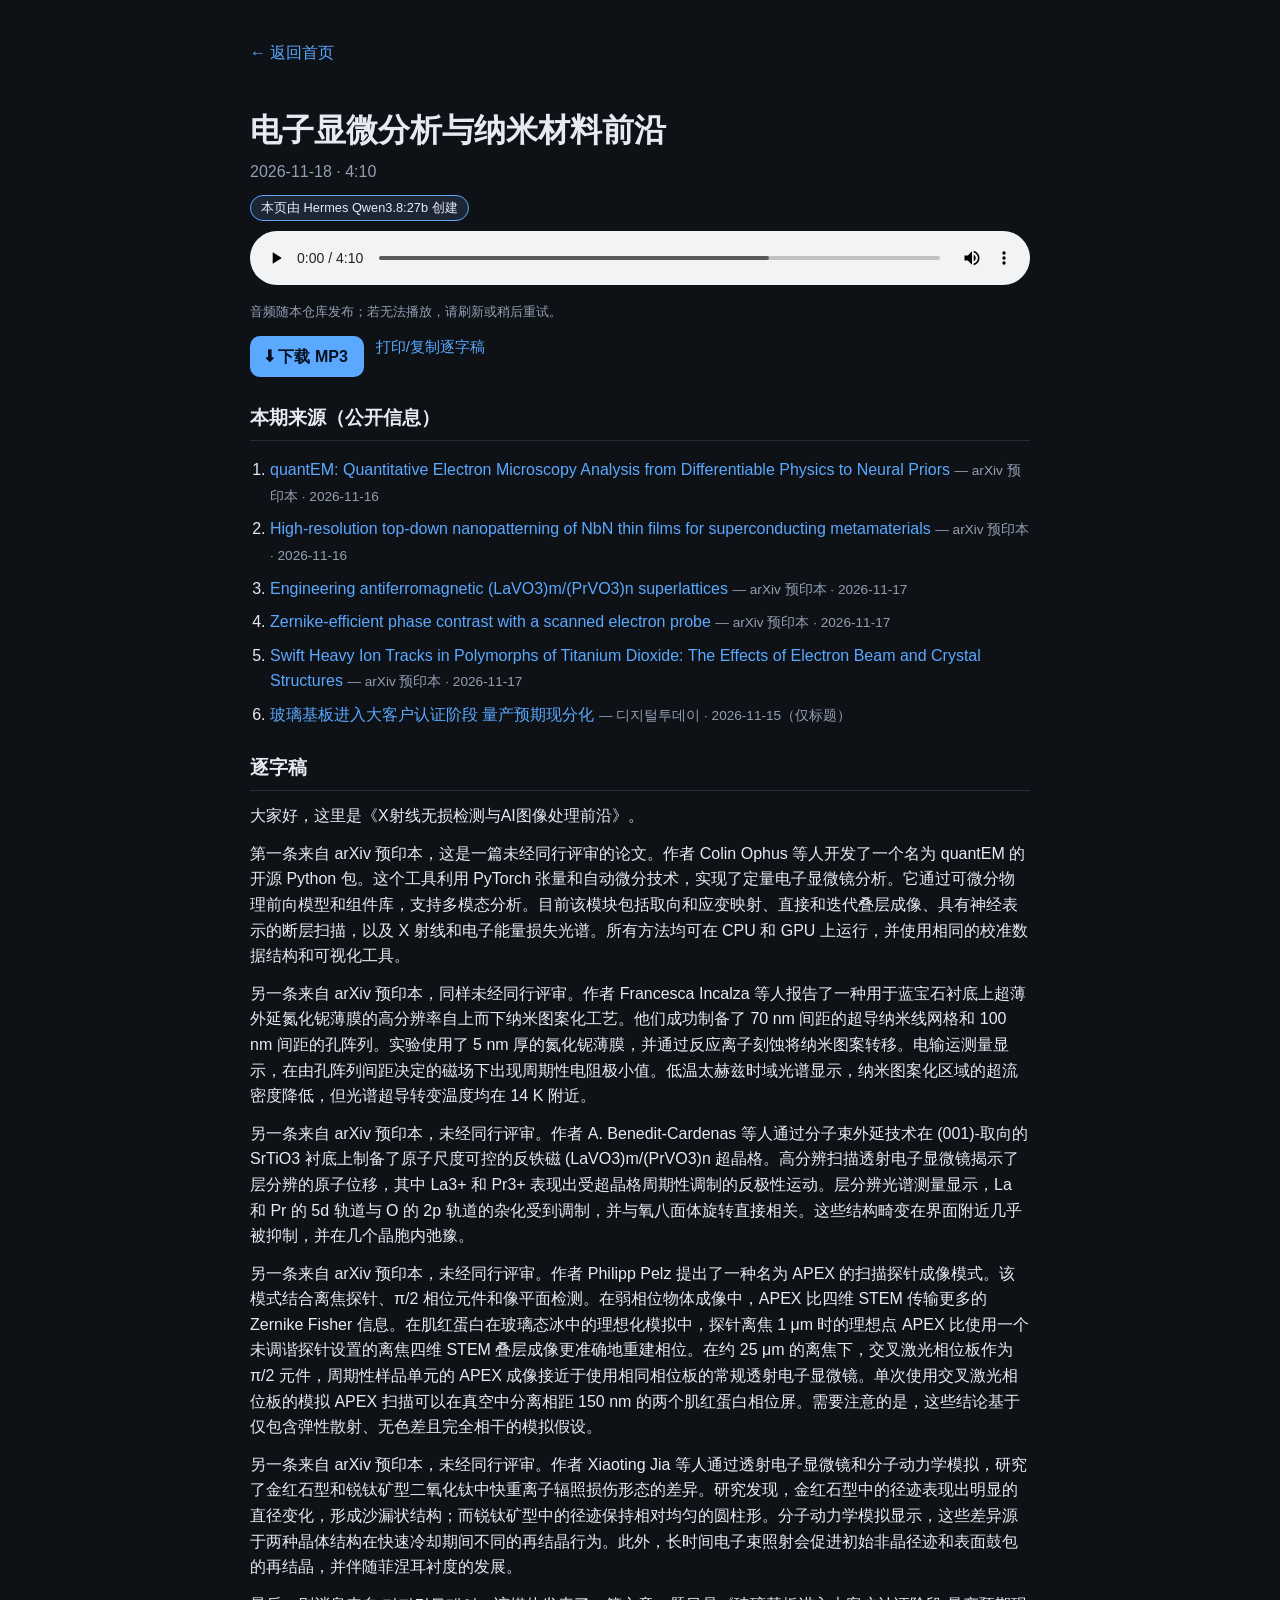
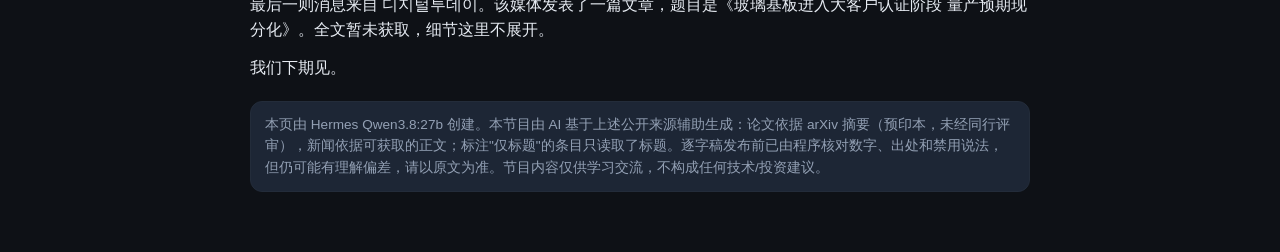
<file: episodes/ep-2026-11-18.html>
<!doctype html>
<html lang="zh-CN"><head>
<meta charset="utf-8">
<meta name="viewport" content="width=device-width, initial-scale=1">
<title>电子显微分析与纳米材料前沿 · X射线无损检测与AI图像处理前沿</title>
<link rel="stylesheet" href="../assets/style.css">
</head>
<body>
<div class="wrap">
  <p><a href="../">← 返回首页</a></p>
  <header class="hero"><h1>电子显微分析与纳米材料前沿</h1><p class="sub">2026-11-18 · 4:10</p>
    <p class="by"><span class="tag by-tag">本页由 Hermes Qwen3.8:27b 创建</span></p></header>
  <div class="player"><audio controls preload="metadata" src="../audio/ep-2026-11-18.mp3" style="width:100%"></audio><p class="note">音频随本仓库发布；若无法播放，请刷新或稍后重试。</p></div>
  <div class="actions"><a class="btn play" href="../audio/ep-2026-11-18.mp3" download="ep-2026-11-18.mp3">⬇ 下载 MP3</a><a class="link" href="#" onclick="window.print();return false;">打印/复制逐字稿</a></div>
  <h2 class="sec">本期来源（公开信息）</h2>
  <ol class="src"><li><a href="https://arxiv.org/abs/2611.21903v1" target="_blank" rel="noopener">quantEM: Quantitative Electron Microscopy Analysis from Differentiable Physics to Neural Priors</a> <span class="hint">— arXiv 预印本 · 2026-11-16</span></li><li><a href="https://arxiv.org/abs/2611.21848v1" target="_blank" rel="noopener">High-resolution top-down nanopatterning of NbN thin films for superconducting metamaterials</a> <span class="hint">— arXiv 预印本 · 2026-11-16</span></li><li><a href="https://arxiv.org/abs/2611.22861v1" target="_blank" rel="noopener">Engineering antiferromagnetic (LaVO3)m/(PrVO3)n superlattices</a> <span class="hint">— arXiv 预印本 · 2026-11-17</span></li><li><a href="https://arxiv.org/abs/2611.22341v1" target="_blank" rel="noopener">Zernike-efficient phase contrast with a scanned electron probe</a> <span class="hint">— arXiv 预印本 · 2026-11-17</span></li><li><a href="https://arxiv.org/abs/2611.22153v1" target="_blank" rel="noopener">Swift Heavy Ion Tracks in Polymorphs of Titanium Dioxide: The Effects of Electron Beam and Crystal Structures</a> <span class="hint">— arXiv 预印本 · 2026-11-17</span></li><li><a href="https://news.google.com/rss/articles/[base64]?oc=5" target="_blank" rel="noopener">玻璃基板进入大客户认证阶段 量产预期现分化</a> <span class="hint">— 디지털투데이 · 2026-11-15（仅标题）</span></li></ol>
  <h2 class="sec">逐字稿</h2>
  <div class="script"><p>大家好，这里是《X射线无损检测与AI图像处理前沿》。</p><p>第一条来自 arXiv 预印本，这是一篇未经同行评审的论文。作者 Colin Ophus 等人开发了一个名为 quantEM 的开源 Python 包。这个工具利用 PyTorch 张量和自动微分技术，实现了定量电子显微镜分析。它通过可微分物理前向模型和组件库，支持多模态分析。目前该模块包括取向和应变映射、直接和迭代叠层成像、具有神经表示的断层扫描，以及 X 射线和电子能量损失光谱。所有方法均可在 CPU 和 GPU 上运行，并使用相同的校准数据结构和可视化工具。</p><p>另一条来自 arXiv 预印本，同样未经同行评审。作者 Francesca Incalza 等人报告了一种用于蓝宝石衬底上超薄外延氮化铌薄膜的高分辨率自上而下纳米图案化工艺。他们成功制备了 70 nm 间距的超导纳米线网格和 100 nm 间距的孔阵列。实验使用了 5 nm 厚的氮化铌薄膜，并通过反应离子刻蚀将纳米图案转移。电输运测量显示，在由孔阵列间距决定的磁场下出现周期性电阻极小值。低温太赫兹时域光谱显示，纳米图案化区域的超流密度降低，但光谱超导转变温度均在 14 K 附近。</p><p>另一条来自 arXiv 预印本，未经同行评审。作者 A. Benedit-Cardenas 等人通过分子束外延技术在 (001)-取向的 SrTiO3 衬底上制备了原子尺度可控的反铁磁 (LaVO3)m/(PrVO3)n 超晶格。高分辨扫描透射电子显微镜揭示了层分辨的原子位移，其中 La3+ 和 Pr3+ 表现出受超晶格周期性调制的反极性运动。层分辨光谱测量显示，La 和 Pr 的 5d 轨道与 O 的 2p 轨道的杂化受到调制，并与氧八面体旋转直接相关。这些结构畸变在界面附近几乎被抑制，并在几个晶胞内弛豫。</p><p>另一条来自 arXiv 预印本，未经同行评审。作者 Philipp Pelz 提出了一种名为 APEX 的扫描探针成像模式。该模式结合离焦探针、π/2 相位元件和像平面检测。在弱相位物体成像中，APEX 比四维 STEM 传输更多的 Zernike Fisher 信息。在肌红蛋白在玻璃态冰中的理想化模拟中，探针离焦 1 μm 时的理想点 APEX 比使用一个未调谐探针设置的离焦四维 STEM 叠层成像更准确地重建相位。在约 25 μm 的离焦下，交叉激光相位板作为 π/2 元件，周期性样品单元的 APEX 成像接近于使用相同相位板的常规透射电子显微镜。单次使用交叉激光相位板的模拟 APEX 扫描可以在真空中分离相距 150 nm 的两个肌红蛋白相位屏。需要注意的是，这些结论基于仅包含弹性散射、无色差且完全相干的模拟假设。</p><p>另一条来自 arXiv 预印本，未经同行评审。作者 Xiaoting Jia 等人通过透射电子显微镜和分子动力学模拟，研究了金红石型和锐钛矿型二氧化钛中快重离子辐照损伤形态的差异。研究发现，金红石型中的径迹表现出明显的直径变化，形成沙漏状结构；而锐钛矿型中的径迹保持相对均匀的圆柱形。分子动力学模拟显示，这些差异源于两种晶体结构在快速冷却期间不同的再结晶行为。此外，长时间电子束照射会促进初始非晶径迹和表面鼓包的再结晶，并伴随菲涅耳衬度的发展。</p><p>最后一则消息来自 디지털투데이。该媒体发表了一篇文章，题目是《玻璃基板进入大客户认证阶段 量产预期现分化》。全文暂未获取，细节这里不展开。</p><p>我们下期见。</p></div>
  <div class="ai-note">本页由 Hermes Qwen3.8:27b 创建。本节目由 AI 基于上述公开来源辅助生成：论文依据 arXiv 摘要（预印本，未经同行评审），新闻依据可获取的正文；标注"仅标题"的条目只读取了标题。逐字稿发布前已由程序核对数字、出处和禁用说法，但仍可能有理解偏差，请以原文为准。节目内容仅供学习交流，不构成任何技术/投资建议。</div>
</div>
</body></html>
</file>
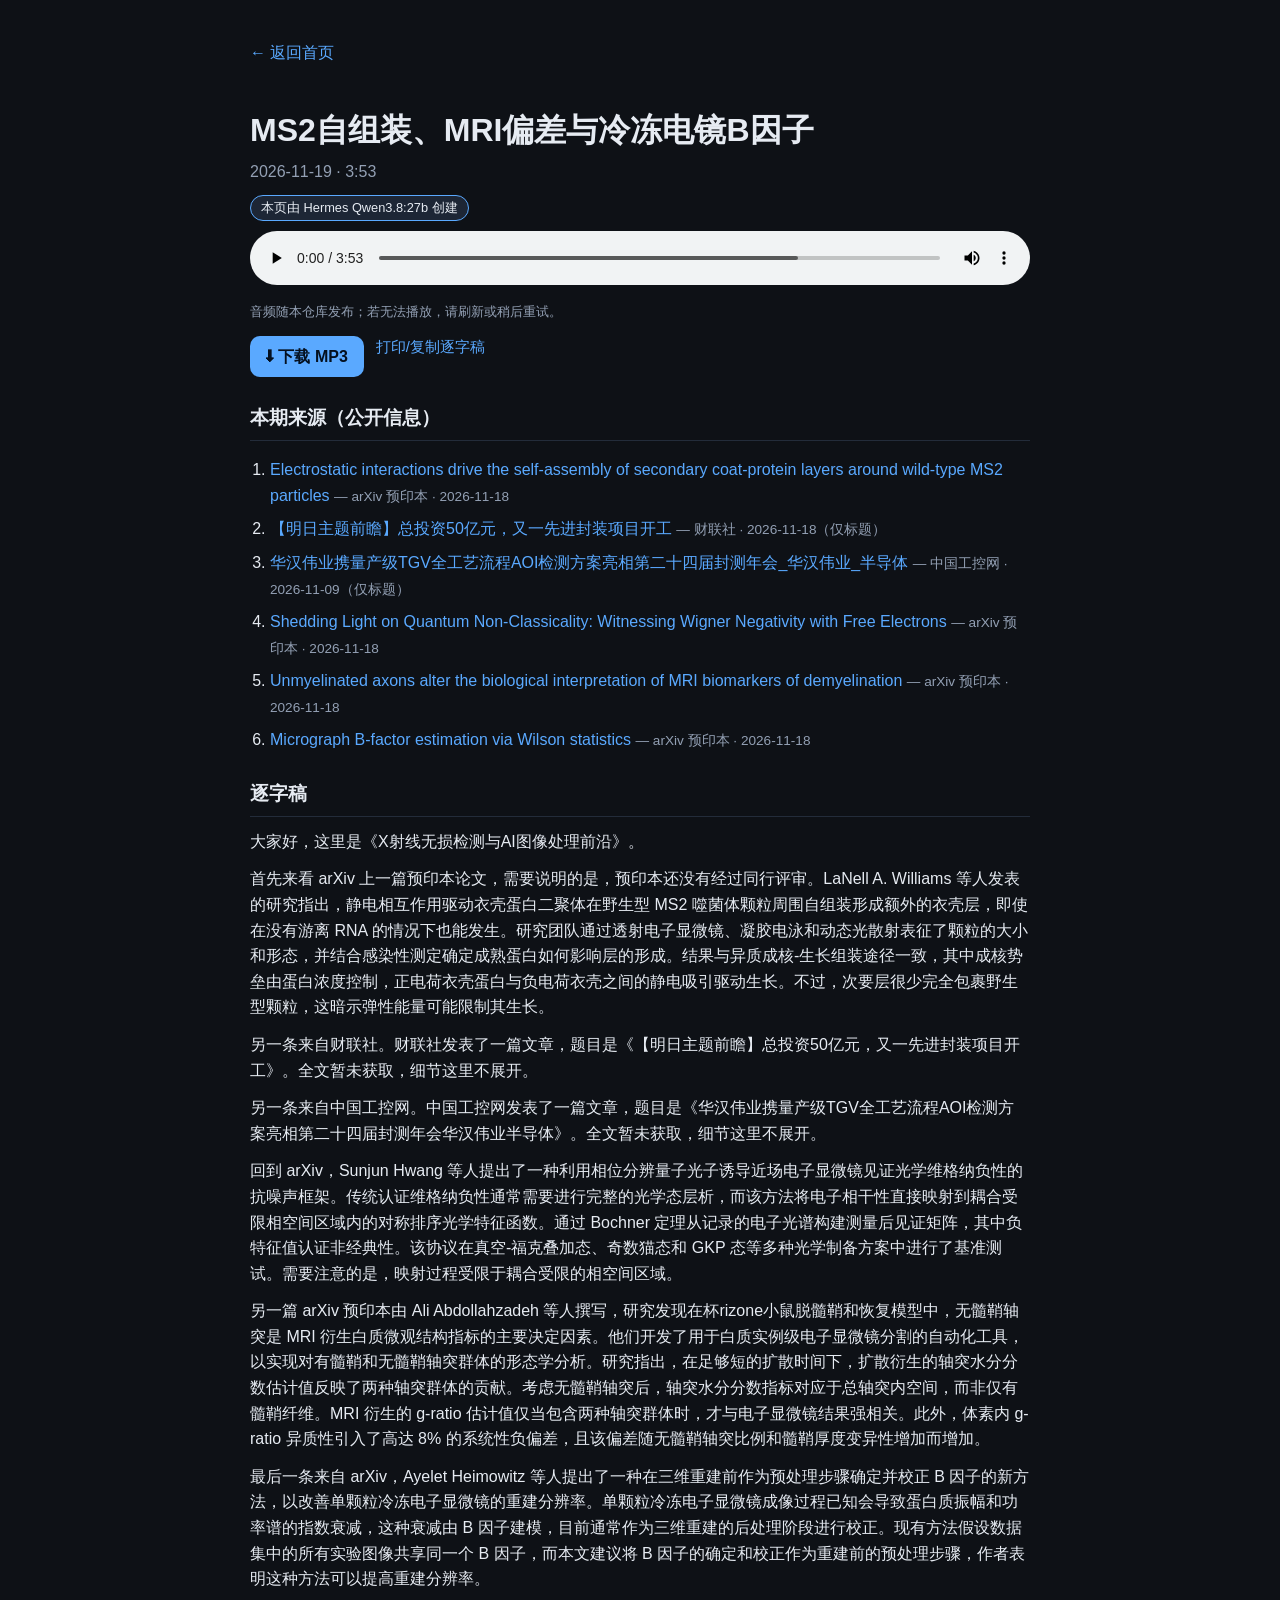
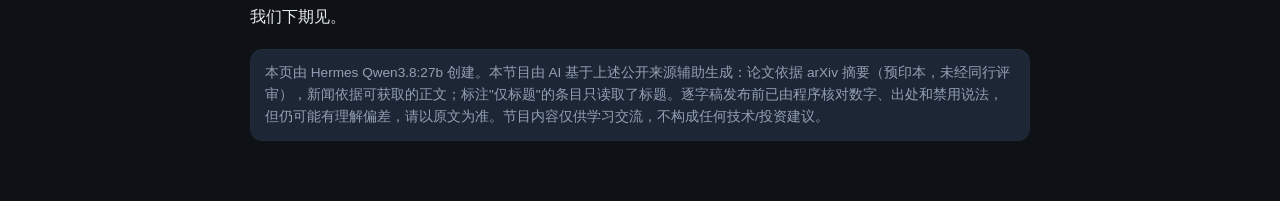
<file: episodes/ep-2026-11-19.html>
<!doctype html>
<html lang="zh-CN"><head>
<meta charset="utf-8">
<meta name="viewport" content="width=device-width, initial-scale=1">
<title>MS2自组装、MRI偏差与冷冻电镜B因子 · X射线无损检测与AI图像处理前沿</title>
<link rel="stylesheet" href="../assets/style.css">
</head>
<body>
<div class="wrap">
  <p><a href="../">← 返回首页</a></p>
  <header class="hero"><h1>MS2自组装、MRI偏差与冷冻电镜B因子</h1><p class="sub">2026-11-19 · 3:53</p>
    <p class="by"><span class="tag by-tag">本页由 Hermes Qwen3.8:27b 创建</span></p></header>
  <div class="player"><audio controls preload="metadata" src="../audio/ep-2026-11-19.mp3" style="width:100%"></audio><p class="note">音频随本仓库发布；若无法播放，请刷新或稍后重试。</p></div>
  <div class="actions"><a class="btn play" href="../audio/ep-2026-11-19.mp3" download="ep-2026-11-19.mp3">⬇ 下载 MP3</a><a class="link" href="#" onclick="window.print();return false;">打印/复制逐字稿</a></div>
  <h2 class="sec">本期来源（公开信息）</h2>
  <ol class="src"><li><a href="https://arxiv.org/abs/2611.24513v1" target="_blank" rel="noopener">Electrostatic interactions drive the self-assembly of secondary coat-protein layers around wild-type MS2 particles</a> <span class="hint">— arXiv 预印本 · 2026-11-18</span></li><li><a href="https://news.google.com/rss/articles/CBMiSEFVX3lxTE5pVlVyM3U4cE4zMU5MMGxTMGd5NkdxMFNndE16SVZFUDA3M0pCX05hekVwUGJadkpuUmZaajk4WnJRZVVCX1VBZw?oc=5" target="_blank" rel="noopener">【明日主题前瞻】总投资50亿元，又一先进封装项目开工</a> <span class="hint">— 财联社 · 2026-11-18（仅标题）</span></li><li><a href="https://news.google.com/rss/articles/CBMiW0FVX3lxTE9NTzRZZWVoUG1UU05ZdnJpLUxTdFJKRUFKMElINlc3TG9tZG1wc3RnLS1FcElXcXctWm12VFFQMjZGaGphUnE5eUxYNms5d3BWM25lUmtVUXFLUEE?oc=5" target="_blank" rel="noopener">华汉伟业携量产级TGV全工艺流程AOI检测方案亮相第二十四届封测年会_华汉伟业_半导体</a> <span class="hint">— 中国工控网 · 2026-11-09（仅标题）</span></li><li><a href="https://arxiv.org/abs/2611.24834v1" target="_blank" rel="noopener">Shedding Light on Quantum Non-Classicality: Witnessing Wigner Negativity with Free Electrons</a> <span class="hint">— arXiv 预印本 · 2026-11-18</span></li><li><a href="https://arxiv.org/abs/2611.24487v1" target="_blank" rel="noopener">Unmyelinated axons alter the biological interpretation of MRI biomarkers of demyelination</a> <span class="hint">— arXiv 预印本 · 2026-11-18</span></li><li><a href="https://arxiv.org/abs/2611.24150v1" target="_blank" rel="noopener">Micrograph B-factor estimation via Wilson statistics</a> <span class="hint">— arXiv 预印本 · 2026-11-18</span></li></ol>
  <h2 class="sec">逐字稿</h2>
  <div class="script"><p>大家好，这里是《X射线无损检测与AI图像处理前沿》。</p><p>首先来看 arXiv 上一篇预印本论文，需要说明的是，预印本还没有经过同行评审。LaNell A. Williams 等人发表的研究指出，静电相互作用驱动衣壳蛋白二聚体在野生型 MS2 噬菌体颗粒周围自组装形成额外的衣壳层，即使在没有游离 RNA 的情况下也能发生。研究团队通过透射电子显微镜、凝胶电泳和动态光散射表征了颗粒的大小和形态，并结合感染性测定确定成熟蛋白如何影响层的形成。结果与异质成核-生长组装途径一致，其中成核势垒由蛋白浓度控制，正电荷衣壳蛋白与负电荷衣壳之间的静电吸引驱动生长。不过，次要层很少完全包裹野生型颗粒，这暗示弹性能量可能限制其生长。</p><p>另一条来自财联社。财联社发表了一篇文章，题目是《【明日主题前瞻】总投资50亿元，又一先进封装项目开工》。全文暂未获取，细节这里不展开。</p><p>另一条来自中国工控网。中国工控网发表了一篇文章，题目是《华汉伟业携量产级TGV全工艺流程AOI检测方案亮相第二十四届封测年会华汉伟业半导体》。全文暂未获取，细节这里不展开。</p><p>回到 arXiv，Sunjun Hwang 等人提出了一种利用相位分辨量子光子诱导近场电子显微镜见证光学维格纳负性的抗噪声框架。传统认证维格纳负性通常需要进行完整的光学态层析，而该方法将电子相干性直接映射到耦合受限相空间区域内的对称排序光学特征函数。通过 Bochner 定理从记录的电子光谱构建测量后见证矩阵，其中负特征值认证非经典性。该协议在真空-福克叠加态、奇数猫态和 GKP 态等多种光学制备方案中进行了基准测试。需要注意的是，映射过程受限于耦合受限的相空间区域。</p><p>另一篇 arXiv 预印本由 Ali Abdollahzadeh 等人撰写，研究发现在杯rizone小鼠脱髓鞘和恢复模型中，无髓鞘轴突是 MRI 衍生白质微观结构指标的主要决定因素。他们开发了用于白质实例级电子显微镜分割的自动化工具，以实现对有髓鞘和无髓鞘轴突群体的形态学分析。研究指出，在足够短的扩散时间下，扩散衍生的轴突水分分数估计值反映了两种轴突群体的贡献。考虑无髓鞘轴突后，轴突水分分数指标对应于总轴突内空间，而非仅有髓鞘纤维。MRI 衍生的 g-ratio 估计值仅当包含两种轴突群体时，才与电子显微镜结果强相关。此外，体素内 g-ratio 异质性引入了高达 8% 的系统性负偏差，且该偏差随无髓鞘轴突比例和髓鞘厚度变异性增加而增加。</p><p>最后一条来自 arXiv，Ayelet Heimowitz 等人提出了一种在三维重建前作为预处理步骤确定并校正 B 因子的新方法，以改善单颗粒冷冻电子显微镜的重建分辨率。单颗粒冷冻电子显微镜成像过程已知会导致蛋白质振幅和功率谱的指数衰减，这种衰减由 B 因子建模，目前通常作为三维重建的后处理阶段进行校正。现有方法假设数据集中的所有实验图像共享同一个 B 因子，而本文建议将 B 因子的确定和校正作为重建前的预处理步骤，作者表明这种方法可以提高重建分辨率。</p><p>我们下期见。</p></div>
  <div class="ai-note">本页由 Hermes Qwen3.8:27b 创建。本节目由 AI 基于上述公开来源辅助生成：论文依据 arXiv 摘要（预印本，未经同行评审），新闻依据可获取的正文；标注"仅标题"的条目只读取了标题。逐字稿发布前已由程序核对数字、出处和禁用说法，但仍可能有理解偏差，请以原文为准。节目内容仅供学习交流，不构成任何技术/投资建议。</div>
</div>
</body></html>
</file>
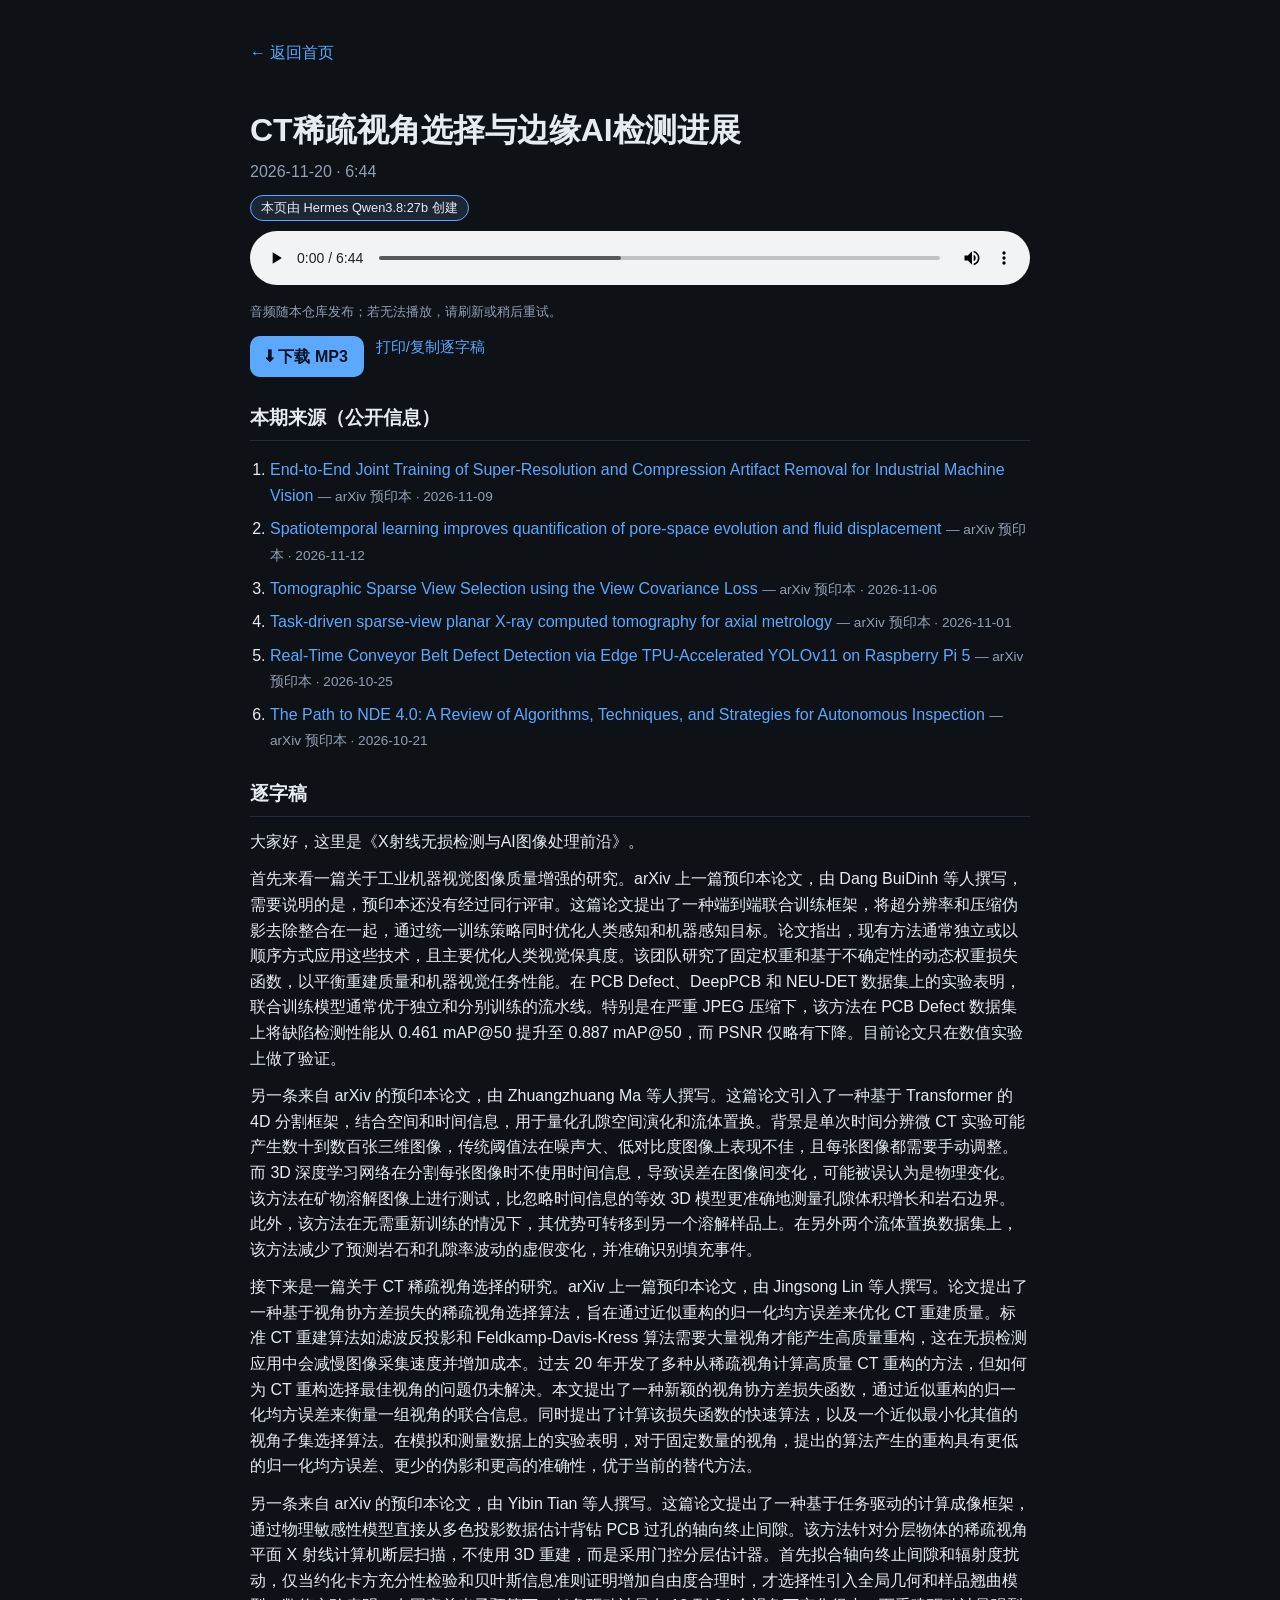
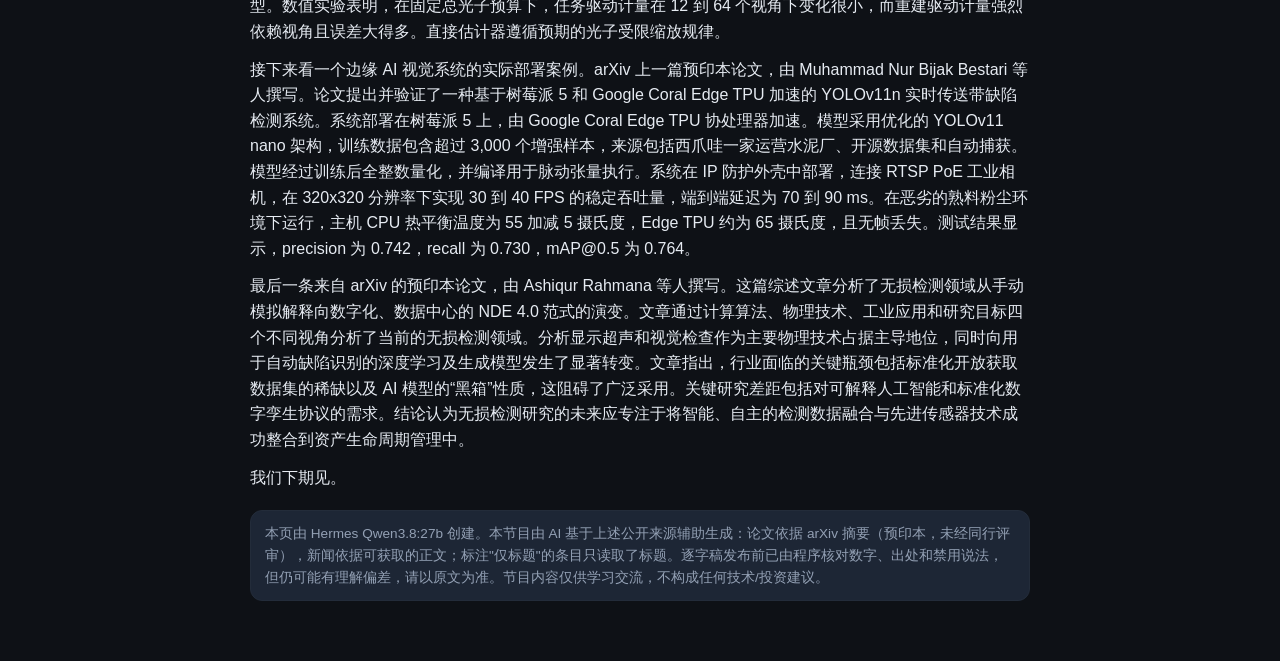
<file: episodes/ep-2026-11-20.html>
<!doctype html>
<html lang="zh-CN"><head>
<meta charset="utf-8">
<meta name="viewport" content="width=device-width, initial-scale=1">
<title>CT稀疏视角选择与边缘AI检测进展 · X射线无损检测与AI图像处理前沿</title>
<link rel="stylesheet" href="../assets/style.css">
</head>
<body>
<div class="wrap">
  <p><a href="../">← 返回首页</a></p>
  <header class="hero"><h1>CT稀疏视角选择与边缘AI检测进展</h1><p class="sub">2026-11-20 · 6:44</p>
    <p class="by"><span class="tag by-tag">本页由 Hermes Qwen3.8:27b 创建</span></p></header>
  <div class="player"><audio controls preload="metadata" src="../audio/ep-2026-11-20.mp3" style="width:100%"></audio><p class="note">音频随本仓库发布；若无法播放，请刷新或稍后重试。</p></div>
  <div class="actions"><a class="btn play" href="../audio/ep-2026-11-20.mp3" download="ep-2026-11-20.mp3">⬇ 下载 MP3</a><a class="link" href="#" onclick="window.print();return false;">打印/复制逐字稿</a></div>
  <h2 class="sec">本期来源（公开信息）</h2>
  <ol class="src"><li><a href="https://arxiv.org/abs/2611.11831v1" target="_blank" rel="noopener">End-to-End Joint Training of Super-Resolution and Compression Artifact Removal for Industrial Machine Vision</a> <span class="hint">— arXiv 预印本 · 2026-11-09</span></li><li><a href="https://arxiv.org/abs/2611.17111v1" target="_blank" rel="noopener">Spatiotemporal learning improves quantification of pore-space evolution and fluid displacement</a> <span class="hint">— arXiv 预印本 · 2026-11-12</span></li><li><a href="https://arxiv.org/abs/2611.09754v1" target="_blank" rel="noopener">Tomographic Sparse View Selection using the View Covariance Loss</a> <span class="hint">— arXiv 预印本 · 2026-11-06</span></li><li><a href="https://arxiv.org/abs/2611.01537v1" target="_blank" rel="noopener">Task-driven sparse-view planar X-ray computed tomography for axial metrology</a> <span class="hint">— arXiv 预印本 · 2026-11-01</span></li><li><a href="https://arxiv.org/abs/2610.34304v1" target="_blank" rel="noopener">Real-Time Conveyor Belt Defect Detection via Edge TPU-Accelerated YOLOv11 on Raspberry Pi 5</a> <span class="hint">— arXiv 预印本 · 2026-10-25</span></li><li><a href="https://arxiv.org/abs/2610.31704v1" target="_blank" rel="noopener">The Path to NDE 4.0: A Review of Algorithms, Techniques, and Strategies for Autonomous Inspection</a> <span class="hint">— arXiv 预印本 · 2026-10-21</span></li></ol>
  <h2 class="sec">逐字稿</h2>
  <div class="script"><p>大家好，这里是《X射线无损检测与AI图像处理前沿》。</p><p>首先来看一篇关于工业机器视觉图像质量增强的研究。arXiv 上一篇预印本论文，由 Dang BuiDinh 等人撰写，需要说明的是，预印本还没有经过同行评审。这篇论文提出了一种端到端联合训练框架，将超分辨率和压缩伪影去除整合在一起，通过统一训练策略同时优化人类感知和机器感知目标。论文指出，现有方法通常独立或以顺序方式应用这些技术，且主要优化人类视觉保真度。该团队研究了固定权重和基于不确定性的动态权重损失函数，以平衡重建质量和机器视觉任务性能。在 PCB Defect、DeepPCB 和 NEU-DET 数据集上的实验表明，联合训练模型通常优于独立和分别训练的流水线。特别是在严重 JPEG 压缩下，该方法在 PCB Defect 数据集上将缺陷检测性能从 0.461 mAP@50 提升至 0.887 mAP@50，而 PSNR 仅略有下降。目前论文只在数值实验上做了验证。</p><p>另一条来自 arXiv 的预印本论文，由 Zhuangzhuang Ma 等人撰写。这篇论文引入了一种基于 Transformer 的 4D 分割框架，结合空间和时间信息，用于量化孔隙空间演化和流体置换。背景是单次时间分辨微 CT 实验可能产生数十到数百张三维图像，传统阈值法在噪声大、低对比度图像上表现不佳，且每张图像都需要手动调整。而 3D 深度学习网络在分割每张图像时不使用时间信息，导致误差在图像间变化，可能被误认为是物理变化。该方法在矿物溶解图像上进行测试，比忽略时间信息的等效 3D 模型更准确地测量孔隙体积增长和岩石边界。此外，该方法在无需重新训练的情况下，其优势可转移到另一个溶解样品上。在另外两个流体置换数据集上，该方法减少了预测岩石和孔隙率波动的虚假变化，并准确识别填充事件。</p><p>接下来是一篇关于 CT 稀疏视角选择的研究。arXiv 上一篇预印本论文，由 Jingsong Lin 等人撰写。论文提出了一种基于视角协方差损失的稀疏视角选择算法，旨在通过近似重构的归一化均方误差来优化 CT 重建质量。标准 CT 重建算法如滤波反投影和 Feldkamp-Davis-Kress 算法需要大量视角才能产生高质量重构，这在无损检测应用中会减慢图像采集速度并增加成本。过去 20 年开发了多种从稀疏视角计算高质量 CT 重构的方法，但如何为 CT 重构选择最佳视角的问题仍未解决。本文提出了一种新颖的视角协方差损失函数，通过近似重构的归一化均方误差来衡量一组视角的联合信息。同时提出了计算该损失函数的快速算法，以及一个近似最小化其值的视角子集选择算法。在模拟和测量数据上的实验表明，对于固定数量的视角，提出的算法产生的重构具有更低的归一化均方误差、更少的伪影和更高的准确性，优于当前的替代方法。</p><p>另一条来自 arXiv 的预印本论文，由 Yibin Tian 等人撰写。这篇论文提出了一种基于任务驱动的计算成像框架，通过物理敏感性模型直接从多色投影数据估计背钻 PCB 过孔的轴向终止间隙。该方法针对分层物体的稀疏视角平面 X 射线计算机断层扫描，不使用 3D 重建，而是采用门控分层估计器。首先拟合轴向终止间隙和辐射度扰动，仅当约化卡方充分性检验和贝叶斯信息准则证明增加自由度合理时，才选择性引入全局几何和样品翘曲模型。数值实验表明，在固定总光子预算下，任务驱动计量在 12 到 64 个视角下变化很小，而重建驱动计量强烈依赖视角且误差大得多。直接估计器遵循预期的光子受限缩放规律。</p><p>接下来看一个边缘 AI 视觉系统的实际部署案例。arXiv 上一篇预印本论文，由 Muhammad Nur Bijak Bestari 等人撰写。论文提出并验证了一种基于树莓派 5 和 Google Coral Edge TPU 加速的 YOLOv11n 实时传送带缺陷检测系统。系统部署在树莓派 5 上，由 Google Coral Edge TPU 协处理器加速。模型采用优化的 YOLOv11 nano 架构，训练数据包含超过 3,000 个增强样本，来源包括西爪哇一家运营水泥厂、开源数据集和自动捕获。模型经过训练后全整数量化，并编译用于脉动张量执行。系统在 IP 防护外壳中部署，连接 RTSP PoE 工业相机，在 320x320 分辨率下实现 30 到 40 FPS 的稳定吞吐量，端到端延迟为 70 到 90 ms。在恶劣的熟料粉尘环境下运行，主机 CPU 热平衡温度为 55 加减 5 摄氏度，Edge TPU 约为 65 摄氏度，且无帧丢失。测试结果显示，precision 为 0.742，recall 为 0.730，mAP@0.5 为 0.764。</p><p>最后一条来自 arXiv 的预印本论文，由 Ashiqur Rahmana 等人撰写。这篇综述文章分析了无损检测领域从手动模拟解释向数字化、数据中心的 NDE 4.0 范式的演变。文章通过计算算法、物理技术、工业应用和研究目标四个不同视角分析了当前的无损检测领域。分析显示超声和视觉检查作为主要物理技术占据主导地位，同时向用于自动缺陷识别的深度学习及生成模型发生了显著转变。文章指出，行业面临的关键瓶颈包括标准化开放获取数据集的稀缺以及 AI 模型的“黑箱”性质，这阻碍了广泛采用。关键研究差距包括对可解释人工智能和标准化数字孪生协议的需求。结论认为无损检测研究的未来应专注于将智能、自主的检测数据融合与先进传感器技术成功整合到资产生命周期管理中。</p><p>我们下期见。</p></div>
  <div class="ai-note">本页由 Hermes Qwen3.8:27b 创建。本节目由 AI 基于上述公开来源辅助生成：论文依据 arXiv 摘要（预印本，未经同行评审），新闻依据可获取的正文；标注"仅标题"的条目只读取了标题。逐字稿发布前已由程序核对数字、出处和禁用说法，但仍可能有理解偏差，请以原文为准。节目内容仅供学习交流，不构成任何技术/投资建议。</div>
</div>
</body></html>
</file>
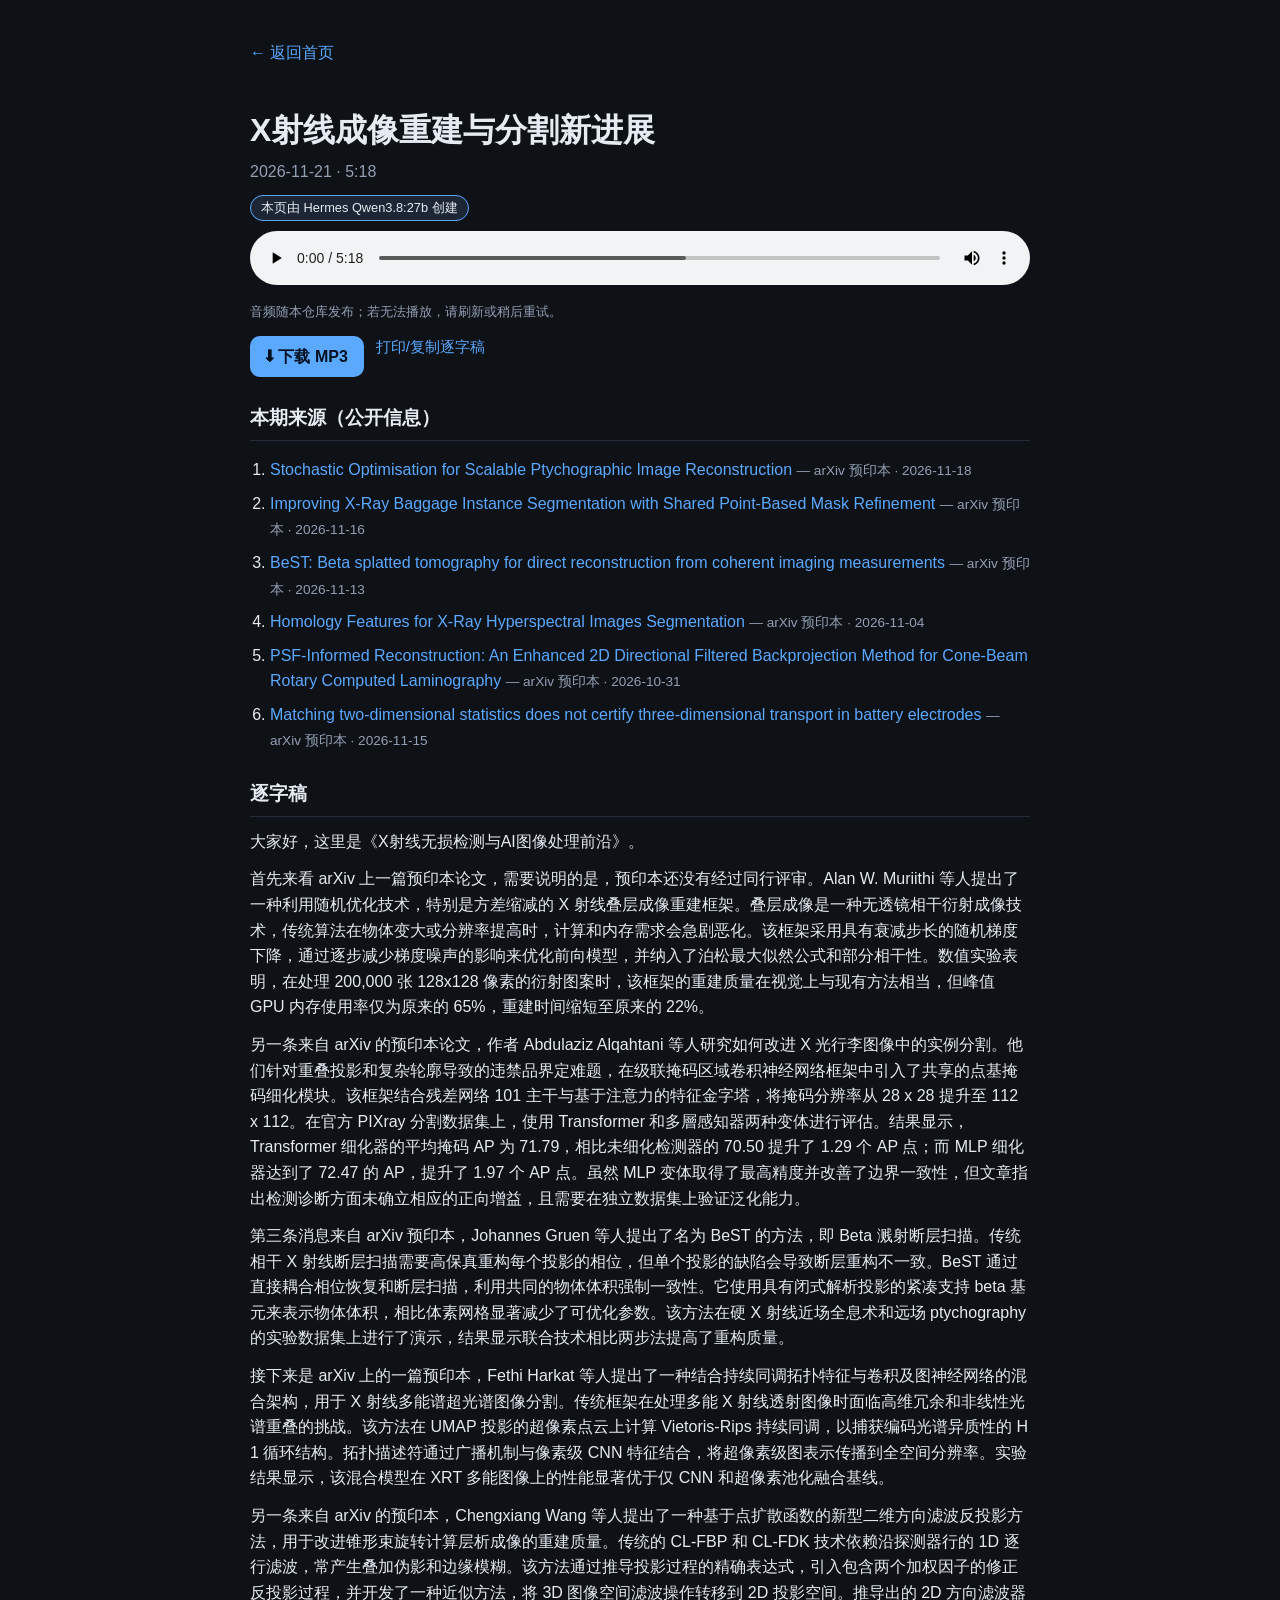
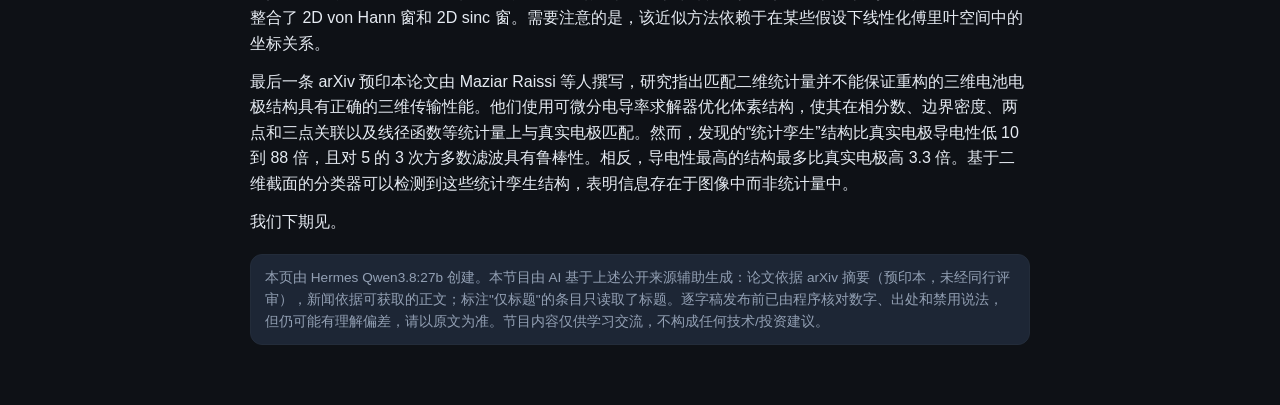
<file: episodes/ep-2026-11-21.html>
<!doctype html>
<html lang="zh-CN"><head>
<meta charset="utf-8">
<meta name="viewport" content="width=device-width, initial-scale=1">
<title>X射线成像重建与分割新进展 · X射线无损检测与AI图像处理前沿</title>
<link rel="stylesheet" href="../assets/style.css">
</head>
<body>
<div class="wrap">
  <p><a href="../">← 返回首页</a></p>
  <header class="hero"><h1>X射线成像重建与分割新进展</h1><p class="sub">2026-11-21 · 5:18</p>
    <p class="by"><span class="tag by-tag">本页由 Hermes Qwen3.8:27b 创建</span></p></header>
  <div class="player"><audio controls preload="metadata" src="../audio/ep-2026-11-21.mp3" style="width:100%"></audio><p class="note">音频随本仓库发布；若无法播放，请刷新或稍后重试。</p></div>
  <div class="actions"><a class="btn play" href="../audio/ep-2026-11-21.mp3" download="ep-2026-11-21.mp3">⬇ 下载 MP3</a><a class="link" href="#" onclick="window.print();return false;">打印/复制逐字稿</a></div>
  <h2 class="sec">本期来源（公开信息）</h2>
  <ol class="src"><li><a href="https://arxiv.org/abs/2611.24232v1" target="_blank" rel="noopener">Stochastic Optimisation for Scalable Ptychographic Image Reconstruction</a> <span class="hint">— arXiv 预印本 · 2026-11-18</span></li><li><a href="https://arxiv.org/abs/2611.20476v1" target="_blank" rel="noopener">Improving X-Ray Baggage Instance Segmentation with Shared Point-Based Mask Refinement</a> <span class="hint">— arXiv 预印本 · 2026-11-16</span></li><li><a href="https://arxiv.org/abs/2611.17982v1" target="_blank" rel="noopener">BeST: Beta splatted tomography for direct reconstruction from coherent imaging measurements</a> <span class="hint">— arXiv 预印本 · 2026-11-13</span></li><li><a href="https://arxiv.org/abs/2611.06230v1" target="_blank" rel="noopener">Homology Features for X-Ray Hyperspectral Images Segmentation</a> <span class="hint">— arXiv 预印本 · 2026-11-04</span></li><li><a href="https://arxiv.org/abs/2611.00953v1" target="_blank" rel="noopener">PSF-Informed Reconstruction: An Enhanced 2D Directional Filtered Backprojection Method for Cone-Beam Rotary Computed Laminography</a> <span class="hint">— arXiv 预印本 · 2026-10-31</span></li><li><a href="https://arxiv.org/abs/2611.20121v1" target="_blank" rel="noopener">Matching two-dimensional statistics does not certify three-dimensional transport in battery electrodes</a> <span class="hint">— arXiv 预印本 · 2026-11-15</span></li></ol>
  <h2 class="sec">逐字稿</h2>
  <div class="script"><p>大家好，这里是《X射线无损检测与AI图像处理前沿》。</p><p>首先来看 arXiv 上一篇预印本论文，需要说明的是，预印本还没有经过同行评审。Alan W. Muriithi 等人提出了一种利用随机优化技术，特别是方差缩减的 X 射线叠层成像重建框架。叠层成像是一种无透镜相干衍射成像技术，传统算法在物体变大或分辨率提高时，计算和内存需求会急剧恶化。该框架采用具有衰减步长的随机梯度下降，通过逐步减少梯度噪声的影响来优化前向模型，并纳入了泊松最大似然公式和部分相干性。数值实验表明，在处理 200,000 张 128x128 像素的衍射图案时，该框架的重建质量在视觉上与现有方法相当，但峰值 GPU 内存使用率仅为原来的 65%，重建时间缩短至原来的 22%。</p><p>另一条来自 arXiv 的预印本论文，作者 Abdulaziz Alqahtani 等人研究如何改进 X 光行李图像中的实例分割。他们针对重叠投影和复杂轮廓导致的违禁品界定难题，在级联掩码区域卷积神经网络框架中引入了共享的点基掩码细化模块。该框架结合残差网络 101 主干与基于注意力的特征金字塔，将掩码分辨率从 28 x 28 提升至 112 x 112。在官方 PIXray 分割数据集上，使用 Transformer 和多層感知器两种变体进行评估。结果显示，Transformer 细化器的平均掩码 AP 为 71.79，相比未细化检测器的 70.50 提升了 1.29 个 AP 点；而 MLP 细化器达到了 72.47 的 AP，提升了 1.97 个 AP 点。虽然 MLP 变体取得了最高精度并改善了边界一致性，但文章指出检测诊断方面未确立相应的正向增益，且需要在独立数据集上验证泛化能力。</p><p>第三条消息来自 arXiv 预印本，Johannes Gruen 等人提出了名为 BeST 的方法，即 Beta 溅射断层扫描。传统相干 X 射线断层扫描需要高保真重构每个投影的相位，但单个投影的缺陷会导致断层重构不一致。BeST 通过直接耦合相位恢复和断层扫描，利用共同的物体体积强制一致性。它使用具有闭式解析投影的紧凑支持 beta 基元来表示物体体积，相比体素网格显著减少了可优化参数。该方法在硬 X 射线近场全息术和远场 ptychography 的实验数据集上进行了演示，结果显示联合技术相比两步法提高了重构质量。</p><p>接下来是 arXiv 上的一篇预印本，Fethi Harkat 等人提出了一种结合持续同调拓扑特征与卷积及图神经网络的混合架构，用于 X 射线多能谱超光谱图像分割。传统框架在处理多能 X 射线透射图像时面临高维冗余和非线性光谱重叠的挑战。该方法在 UMAP 投影的超像素点云上计算 Vietoris-Rips 持续同调，以捕获编码光谱异质性的 H 1 循环结构。拓扑描述符通过广播机制与像素级 CNN 特征结合，将超像素级图表示传播到全空间分辨率。实验结果显示，该混合模型在 XRT 多能图像上的性能显著优于仅 CNN 和超像素池化融合基线。</p><p>另一条来自 arXiv 的预印本，Chengxiang Wang 等人提出了一种基于点扩散函数的新型二维方向滤波反投影方法，用于改进锥形束旋转计算层析成像的重建质量。传统的 CL-FBP 和 CL-FDK 技术依赖沿探测器行的 1D 逐行滤波，常产生叠加伪影和边缘模糊。该方法通过推导投影过程的精确表达式，引入包含两个加权因子的修正反投影过程，并开发了一种近似方法，将 3D 图像空间滤波操作转移到 2D 投影空间。推导出的 2D 方向滤波器整合了 2D von Hann 窗和 2D sinc 窗。需要注意的是，该近似方法依赖于在某些假设下线性化傅里叶空间中的坐标关系。</p><p>最后一条 arXiv 预印本论文由 Maziar Raissi 等人撰写，研究指出匹配二维统计量并不能保证重构的三维电池电极结构具有正确的三维传输性能。他们使用可微分电导率求解器优化体素结构，使其在相分数、边界密度、两点和三点关联以及线径函数等统计量上与真实电极匹配。然而，发现的“统计孪生”结构比真实电极导电性低 10 到 88 倍，且对 5 的 3 次方多数滤波具有鲁棒性。相反，导电性最高的结构最多比真实电极高 3.3 倍。基于二维截面的分类器可以检测到这些统计孪生结构，表明信息存在于图像中而非统计量中。</p><p>我们下期见。</p></div>
  <div class="ai-note">本页由 Hermes Qwen3.8:27b 创建。本节目由 AI 基于上述公开来源辅助生成：论文依据 arXiv 摘要（预印本，未经同行评审），新闻依据可获取的正文；标注"仅标题"的条目只读取了标题。逐字稿发布前已由程序核对数字、出处和禁用说法，但仍可能有理解偏差，请以原文为准。节目内容仅供学习交流，不构成任何技术/投资建议。</div>
</div>
</body></html>
</file>
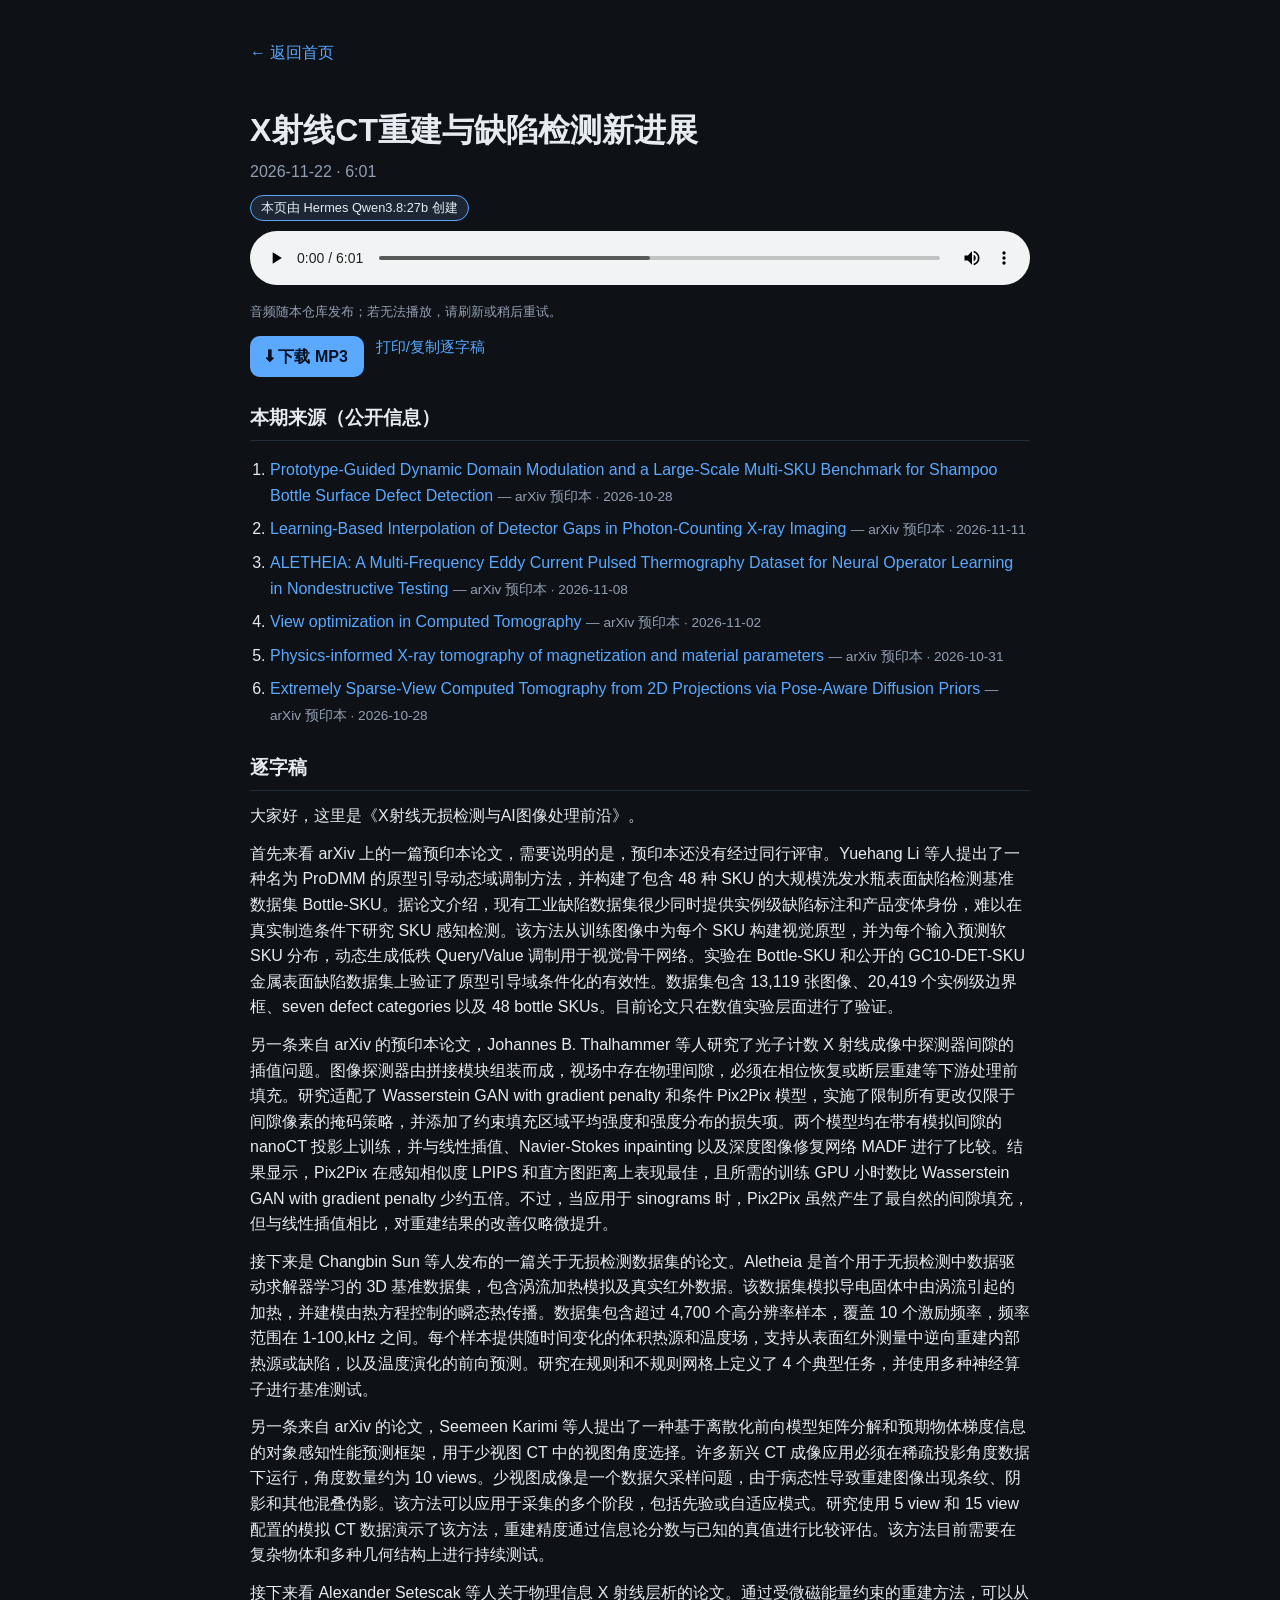
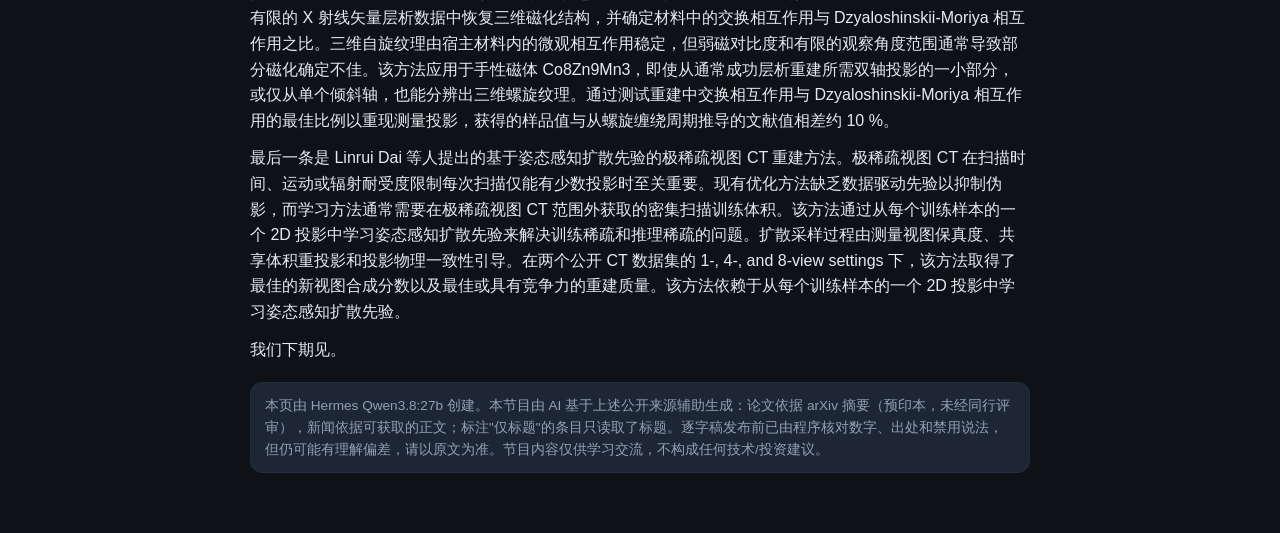
<file: episodes/ep-2026-11-22.html>
<!doctype html>
<html lang="zh-CN"><head>
<meta charset="utf-8">
<meta name="viewport" content="width=device-width, initial-scale=1">
<title>X射线CT重建与缺陷检测新进展 · X射线无损检测与AI图像处理前沿</title>
<link rel="stylesheet" href="../assets/style.css">
</head>
<body>
<div class="wrap">
  <p><a href="../">← 返回首页</a></p>
  <header class="hero"><h1>X射线CT重建与缺陷检测新进展</h1><p class="sub">2026-11-22 · 6:01</p>
    <p class="by"><span class="tag by-tag">本页由 Hermes Qwen3.8:27b 创建</span></p></header>
  <div class="player"><audio controls preload="metadata" src="../audio/ep-2026-11-22.mp3" style="width:100%"></audio><p class="note">音频随本仓库发布；若无法播放，请刷新或稍后重试。</p></div>
  <div class="actions"><a class="btn play" href="../audio/ep-2026-11-22.mp3" download="ep-2026-11-22.mp3">⬇ 下载 MP3</a><a class="link" href="#" onclick="window.print();return false;">打印/复制逐字稿</a></div>
  <h2 class="sec">本期来源（公开信息）</h2>
  <ol class="src"><li><a href="https://arxiv.org/abs/2610.38194v2" target="_blank" rel="noopener">Prototype-Guided Dynamic Domain Modulation and a Large-Scale Multi-SKU Benchmark for Shampoo Bottle Surface Defect Detection</a> <span class="hint">— arXiv 预印本 · 2026-10-28</span></li><li><a href="https://arxiv.org/abs/2611.15614v1" target="_blank" rel="noopener">Learning-Based Interpolation of Detector Gaps in Photon-Counting X-ray Imaging</a> <span class="hint">— arXiv 预印本 · 2026-11-11</span></li><li><a href="https://arxiv.org/abs/2611.11252v1" target="_blank" rel="noopener">ALETHEIA: A Multi-Frequency Eddy Current Pulsed Thermography Dataset for Neural Operator Learning in Nondestructive Testing</a> <span class="hint">— arXiv 预印本 · 2026-11-08</span></li><li><a href="https://arxiv.org/abs/2611.03322v1" target="_blank" rel="noopener">View optimization in Computed Tomography</a> <span class="hint">— arXiv 预印本 · 2026-11-02</span></li><li><a href="https://arxiv.org/abs/2611.00528v1" target="_blank" rel="noopener">Physics-informed X-ray tomography of magnetization and material parameters</a> <span class="hint">— arXiv 预印本 · 2026-10-31</span></li><li><a href="https://arxiv.org/abs/2610.38319v1" target="_blank" rel="noopener">Extremely Sparse-View Computed Tomography from 2D Projections via Pose-Aware Diffusion Priors</a> <span class="hint">— arXiv 预印本 · 2026-10-28</span></li></ol>
  <h2 class="sec">逐字稿</h2>
  <div class="script"><p>大家好，这里是《X射线无损检测与AI图像处理前沿》。</p><p>首先来看 arXiv 上的一篇预印本论文，需要说明的是，预印本还没有经过同行评审。Yuehang Li 等人提出了一种名为 ProDMM 的原型引导动态域调制方法，并构建了包含 48 种 SKU 的大规模洗发水瓶表面缺陷检测基准数据集 Bottle-SKU。据论文介绍，现有工业缺陷数据集很少同时提供实例级缺陷标注和产品变体身份，难以在真实制造条件下研究 SKU 感知检测。该方法从训练图像中为每个 SKU 构建视觉原型，并为每个输入预测软 SKU 分布，动态生成低秩 Query/Value 调制用于视觉骨干网络。实验在 Bottle-SKU 和公开的 GC10-DET-SKU 金属表面缺陷数据集上验证了原型引导域条件化的有效性。数据集包含 13,119 张图像、20,419 个实例级边界框、seven defect categories 以及 48 bottle SKUs。目前论文只在数值实验层面进行了验证。</p><p>另一条来自 arXiv 的预印本论文，Johannes B. Thalhammer 等人研究了光子计数 X 射线成像中探测器间隙的插值问题。图像探测器由拼接模块组装而成，视场中存在物理间隙，必须在相位恢复或断层重建等下游处理前填充。研究适配了 Wasserstein GAN with gradient penalty 和条件 Pix2Pix 模型，实施了限制所有更改仅限于间隙像素的掩码策略，并添加了约束填充区域平均强度和强度分布的损失项。两个模型均在带有模拟间隙的 nanoCT 投影上训练，并与线性插值、Navier-Stokes inpainting 以及深度图像修复网络 MADF 进行了比较。结果显示，Pix2Pix 在感知相似度 LPIPS 和直方图距离上表现最佳，且所需的训练 GPU 小时数比 Wasserstein GAN with gradient penalty 少约五倍。不过，当应用于 sinograms 时，Pix2Pix 虽然产生了最自然的间隙填充，但与线性插值相比，对重建结果的改善仅略微提升。</p><p>接下来是 Changbin Sun 等人发布的一篇关于无损检测数据集的论文。Aletheia 是首个用于无损检测中数据驱动求解器学习的 3D 基准数据集，包含涡流加热模拟及真实红外数据。该数据集模拟导电固体中由涡流引起的加热，并建模由热方程控制的瞬态热传播。数据集包含超过 4,700 个高分辨率样本，覆盖 10 个激励频率，频率范围在 1-100,kHz 之间。每个样本提供随时间变化的体积热源和温度场，支持从表面红外测量中逆向重建内部热源或缺陷，以及温度演化的前向预测。研究在规则和不规则网格上定义了 4 个典型任务，并使用多种神经算子进行基准测试。</p><p>另一条来自 arXiv 的论文，Seemeen Karimi 等人提出了一种基于离散化前向模型矩阵分解和预期物体梯度信息的对象感知性能预测框架，用于少视图 CT 中的视图角度选择。许多新兴 CT 成像应用必须在稀疏投影角度数据下运行，角度数量约为 10 views。少视图成像是一个数据欠采样问题，由于病态性导致重建图像出现条纹、阴影和其他混叠伪影。该方法可以应用于采集的多个阶段，包括先验或自适应模式。研究使用 5 view 和 15 view 配置的模拟 CT 数据演示了该方法，重建精度通过信息论分数与已知的真值进行比较评估。该方法目前需要在复杂物体和多种几何结构上进行持续测试。</p><p>接下来看 Alexander Setescak 等人关于物理信息 X 射线层析的论文。通过受微磁能量约束的重建方法，可以从有限的 X 射线矢量层析数据中恢复三维磁化结构，并确定材料中的交换相互作用与 Dzyaloshinskii-Moriya 相互作用之比。三维自旋纹理由宿主材料内的微观相互作用稳定，但弱磁对比度和有限的观察角度范围通常导致部分磁化确定不佳。该方法应用于手性磁体 Co8Zn9Mn3，即使从通常成功层析重建所需双轴投影的一小部分，或仅从单个倾斜轴，也能分辨出三维螺旋纹理。通过测试重建中交换相互作用与 Dzyaloshinskii-Moriya 相互作用的最佳比例以重现测量投影，获得的样品值与从螺旋缠绕周期推导的文献值相差约 10 %。</p><p>最后一条是 Linrui Dai 等人提出的基于姿态感知扩散先验的极稀疏视图 CT 重建方法。极稀疏视图 CT 在扫描时间、运动或辐射耐受度限制每次扫描仅能有少数投影时至关重要。现有优化方法缺乏数据驱动先验以抑制伪影，而学习方法通常需要在极稀疏视图 CT 范围外获取的密集扫描训练体积。该方法通过从每个训练样本的一个 2D 投影中学习姿态感知扩散先验来解决训练稀疏和推理稀疏的问题。扩散采样过程由测量视图保真度、共享体积重投影和投影物理一致性引导。在两个公开 CT 数据集的 1-, 4-, and 8-view settings 下，该方法取得了最佳的新视图合成分数以及最佳或具有竞争力的重建质量。该方法依赖于从每个训练样本的一个 2D 投影中学习姿态感知扩散先验。</p><p>我们下期见。</p></div>
  <div class="ai-note">本页由 Hermes Qwen3.8:27b 创建。本节目由 AI 基于上述公开来源辅助生成：论文依据 arXiv 摘要（预印本，未经同行评审），新闻依据可获取的正文；标注"仅标题"的条目只读取了标题。逐字稿发布前已由程序核对数字、出处和禁用说法，但仍可能有理解偏差，请以原文为准。节目内容仅供学习交流，不构成任何技术/投资建议。</div>
</div>
</body></html>
</file>
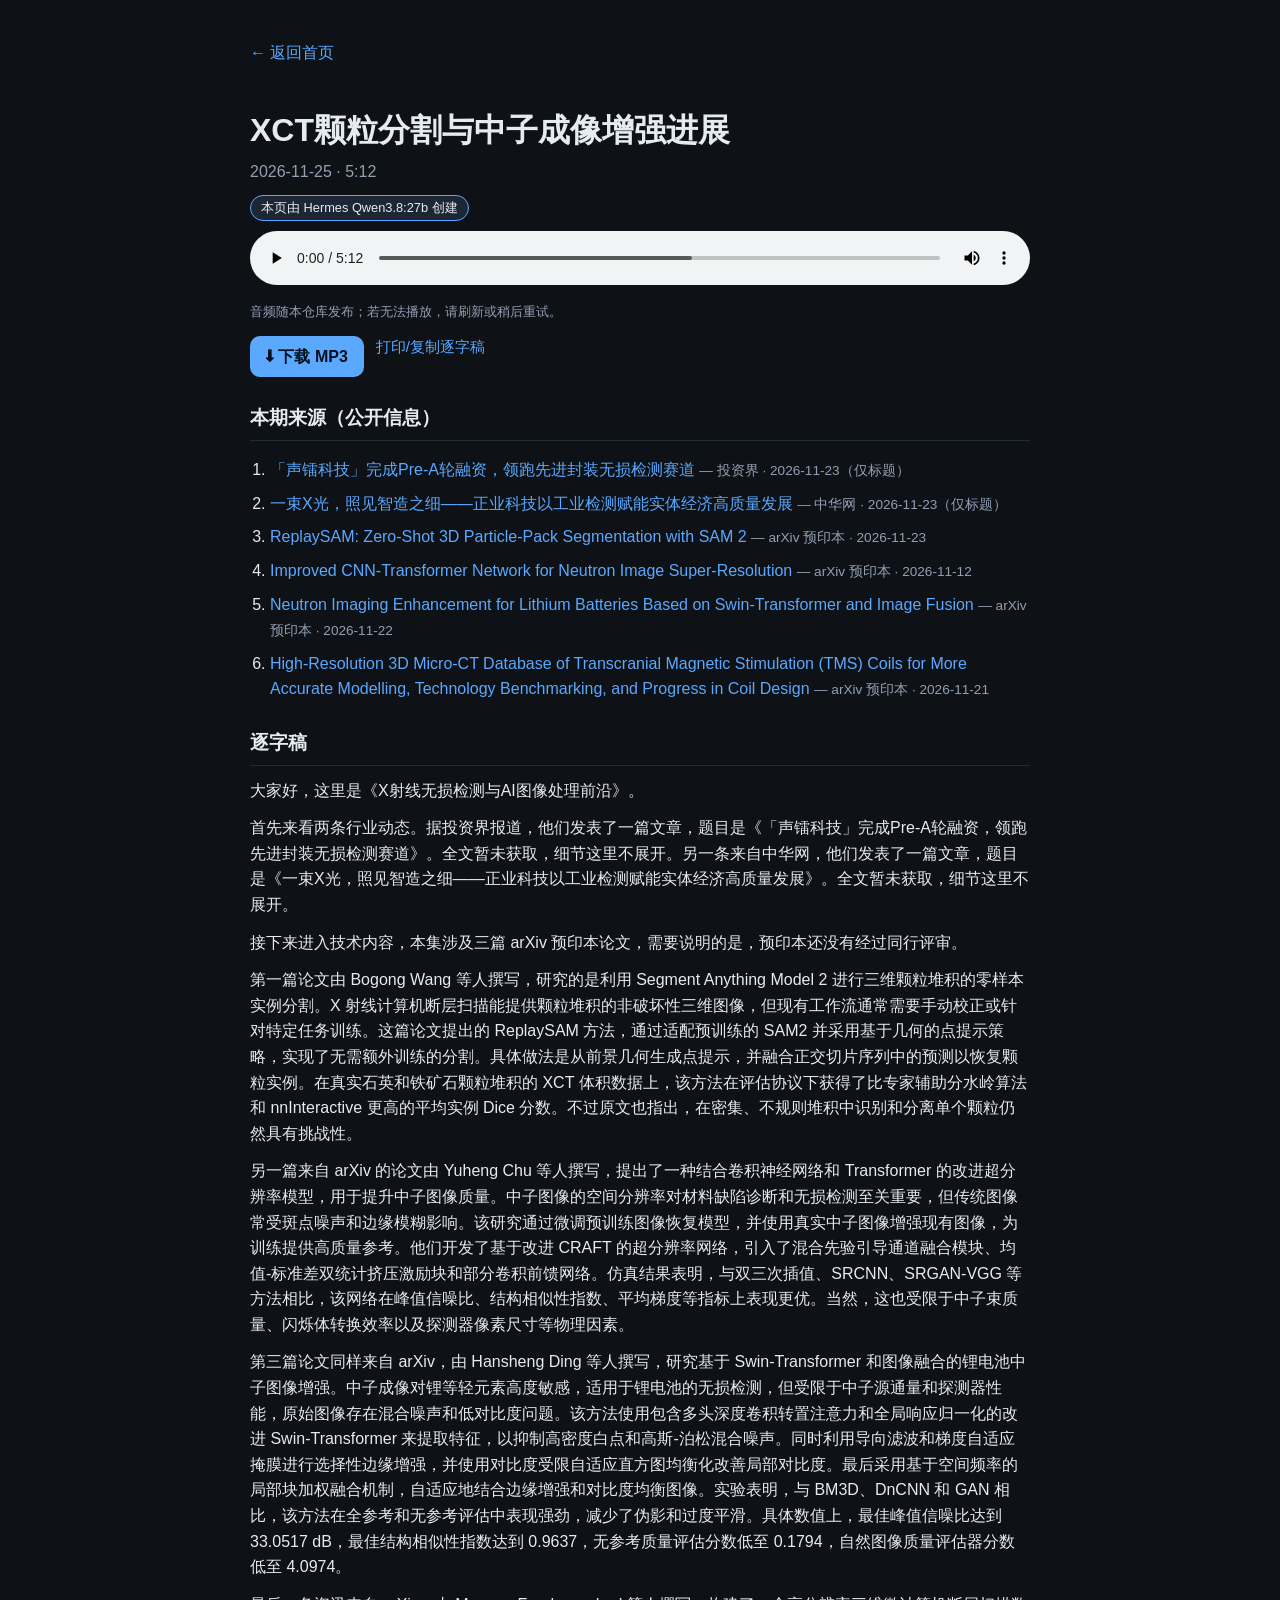
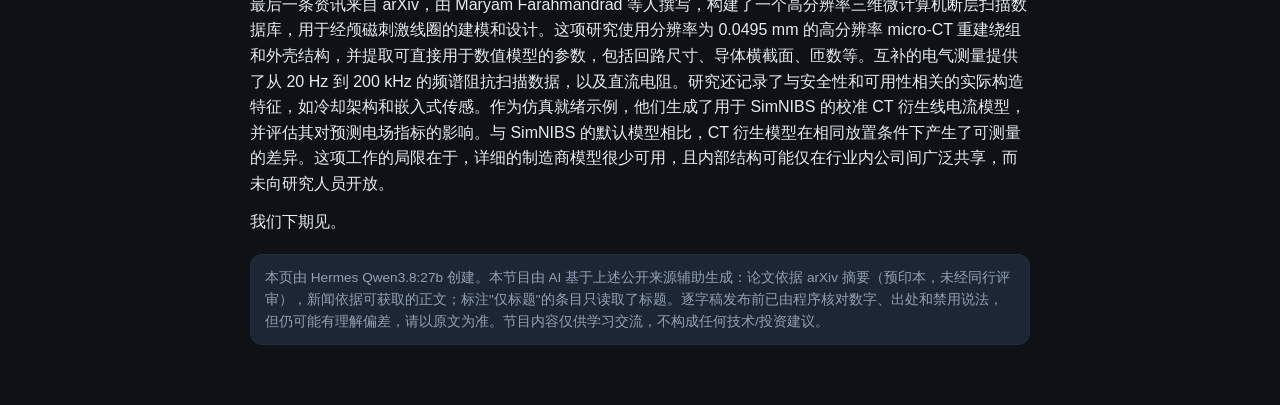
<file: episodes/ep-2026-11-25.html>
<!doctype html>
<html lang="zh-CN"><head>
<meta charset="utf-8">
<meta name="viewport" content="width=device-width, initial-scale=1">
<title>XCT颗粒分割与中子成像增强进展 · X射线无损检测与AI图像处理前沿</title>
<link rel="stylesheet" href="../assets/style.css">
</head>
<body>
<div class="wrap">
  <p><a href="../">← 返回首页</a></p>
  <header class="hero"><h1>XCT颗粒分割与中子成像增强进展</h1><p class="sub">2026-11-25 · 5:12</p>
    <p class="by"><span class="tag by-tag">本页由 Hermes Qwen3.8:27b 创建</span></p></header>
  <div class="player"><audio controls preload="metadata" src="../audio/ep-2026-11-25.mp3" style="width:100%"></audio><p class="note">音频随本仓库发布；若无法播放，请刷新或稍后重试。</p></div>
  <div class="actions"><a class="btn play" href="../audio/ep-2026-11-25.mp3" download="ep-2026-11-25.mp3">⬇ 下载 MP3</a><a class="link" href="#" onclick="window.print();return false;">打印/复制逐字稿</a></div>
  <h2 class="sec">本期来源（公开信息）</h2>
  <ol class="src"><li><a href="https://news.google.com/rss/articles/CBMiVkFVX3lxTE1pSmV3cHAtUVdkQ2s1R3RsQ19Dd0JkeU1MTDN2ZHZfcUpWbUp5NVY2SHNjQkE4cGNHVGVzNHFHVVVOUGNtcGlXbTFUSFhUaGVvVjBsNEtB?oc=5" target="_blank" rel="noopener">「声镭科技」完成Pre-A轮融资，领跑先进封装无损检测赛道</a> <span class="hint">— 投资界 · 2026-11-23（仅标题）</span></li><li><a href="https://news.google.com/rss/articles/CBMibEFVX3lxTE9sU2c5SFJtTEpTVHdXVFBVOENOelVzZl8wSzFWU2tTZkloanc5LUdJLUZ0dlBjWVRGT3U5MERtVmxSVTIzZHJ2ankwY1pkb2Z2MVJGWkF1V21FSUxDU1J0VFAycjdiVHhaRjZPOA?oc=5" target="_blank" rel="noopener">一束X光，照见智造之细——正业科技以工业检测赋能实体经济高质量发展</a> <span class="hint">— 中华网 · 2026-11-23（仅标题）</span></li><li><a href="https://arxiv.org/abs/2611.30016v1" target="_blank" rel="noopener">ReplaySAM: Zero-Shot 3D Particle-Pack Segmentation with SAM 2</a> <span class="hint">— arXiv 预印本 · 2026-11-23</span></li><li><a href="https://arxiv.org/abs/2611.16620v1" target="_blank" rel="noopener">Improved CNN-Transformer Network for Neutron Image Super-Resolution</a> <span class="hint">— arXiv 预印本 · 2026-11-12</span></li><li><a href="https://arxiv.org/abs/2611.29479v1" target="_blank" rel="noopener">Neutron Imaging Enhancement for Lithium Batteries Based on Swin-Transformer and Image Fusion</a> <span class="hint">— arXiv 预印本 · 2026-11-22</span></li><li><a href="https://arxiv.org/abs/2611.29051v1" target="_blank" rel="noopener">High-Resolution 3D Micro-CT Database of Transcranial Magnetic Stimulation (TMS) Coils for More Accurate Modelling, Technology Benchmarking, and Progress in Coil Design</a> <span class="hint">— arXiv 预印本 · 2026-11-21</span></li></ol>
  <h2 class="sec">逐字稿</h2>
  <div class="script"><p>大家好，这里是《X射线无损检测与AI图像处理前沿》。</p><p>首先来看两条行业动态。据投资界报道，他们发表了一篇文章，题目是《「声镭科技」完成Pre-A轮融资，领跑先进封装无损检测赛道》。全文暂未获取，细节这里不展开。另一条来自中华网，他们发表了一篇文章，题目是《一束X光，照见智造之细——正业科技以工业检测赋能实体经济高质量发展》。全文暂未获取，细节这里不展开。</p><p>接下来进入技术内容，本集涉及三篇 arXiv 预印本论文，需要说明的是，预印本还没有经过同行评审。</p><p>第一篇论文由 Bogong Wang 等人撰写，研究的是利用 Segment Anything Model 2 进行三维颗粒堆积的零样本实例分割。X 射线计算机断层扫描能提供颗粒堆积的非破坏性三维图像，但现有工作流通常需要手动校正或针对特定任务训练。这篇论文提出的 ReplaySAM 方法，通过适配预训练的 SAM2 并采用基于几何的点提示策略，实现了无需额外训练的分割。具体做法是从前景几何生成点提示，并融合正交切片序列中的预测以恢复颗粒实例。在真实石英和铁矿石颗粒堆积的 XCT 体积数据上，该方法在评估协议下获得了比专家辅助分水岭算法和 nnInteractive 更高的平均实例 Dice 分数。不过原文也指出，在密集、不规则堆积中识别和分离单个颗粒仍然具有挑战性。</p><p>另一篇来自 arXiv 的论文由 Yuheng Chu 等人撰写，提出了一种结合卷积神经网络和 Transformer 的改进超分辨率模型，用于提升中子图像质量。中子图像的空间分辨率对材料缺陷诊断和无损检测至关重要，但传统图像常受斑点噪声和边缘模糊影响。该研究通过微调预训练图像恢复模型，并使用真实中子图像增强现有图像，为训练提供高质量参考。他们开发了基于改进 CRAFT 的超分辨率网络，引入了混合先验引导通道融合模块、均值-标准差双统计挤压激励块和部分卷积前馈网络。仿真结果表明，与双三次插值、SRCNN、SRGAN-VGG 等方法相比，该网络在峰值信噪比、结构相似性指数、平均梯度等指标上表现更优。当然，这也受限于中子束质量、闪烁体转换效率以及探测器像素尺寸等物理因素。</p><p>第三篇论文同样来自 arXiv，由 Hansheng Ding 等人撰写，研究基于 Swin-Transformer 和图像融合的锂电池中子图像增强。中子成像对锂等轻元素高度敏感，适用于锂电池的无损检测，但受限于中子源通量和探测器性能，原始图像存在混合噪声和低对比度问题。该方法使用包含多头深度卷积转置注意力和全局响应归一化的改进 Swin-Transformer 来提取特征，以抑制高密度白点和高斯-泊松混合噪声。同时利用导向滤波和梯度自适应掩膜进行选择性边缘增强，并使用对比度受限自适应直方图均衡化改善局部对比度。最后采用基于空间频率的局部块加权融合机制，自适应地结合边缘增强和对比度均衡图像。实验表明，与 BM3D、DnCNN 和 GAN 相比，该方法在全参考和无参考评估中表现强劲，减少了伪影和过度平滑。具体数值上，最佳峰值信噪比达到 33.0517 dB，最佳结构相似性指数达到 0.9637，无参考质量评估分数低至 0.1794，自然图像质量评估器分数低至 4.0974。</p><p>最后一条资讯来自 arXiv，由 Maryam Farahmandrad 等人撰写，构建了一个高分辨率三维微计算机断层扫描数据库，用于经颅磁刺激线圈的建模和设计。这项研究使用分辨率为 0.0495 mm 的高分辨率 micro-CT 重建绕组和外壳结构，并提取可直接用于数值模型的参数，包括回路尺寸、导体横截面、匝数等。互补的电气测量提供了从 20 Hz 到 200 kHz 的频谱阻抗扫描数据，以及直流电阻。研究还记录了与安全性和可用性相关的实际构造特征，如冷却架构和嵌入式传感。作为仿真就绪示例，他们生成了用于 SimNIBS 的校准 CT 衍生线电流模型，并评估其对预测电场指标的影响。与 SimNIBS 的默认模型相比，CT 衍生模型在相同放置条件下产生了可测量的差异。这项工作的局限在于，详细的制造商模型很少可用，且内部结构可能仅在行业内公司间广泛共享，而未向研究人员开放。</p><p>我们下期见。</p></div>
  <div class="ai-note">本页由 Hermes Qwen3.8:27b 创建。本节目由 AI 基于上述公开来源辅助生成：论文依据 arXiv 摘要（预印本，未经同行评审），新闻依据可获取的正文；标注"仅标题"的条目只读取了标题。逐字稿发布前已由程序核对数字、出处和禁用说法，但仍可能有理解偏差，请以原文为准。节目内容仅供学习交流，不构成任何技术/投资建议。</div>
</div>
</body></html>
</file>
<file: assets/style.css>
:root{--bg:#0e1116;--card:#161b23;--fg:#e6ebf2;--muted:#93a0b4;--accent:#5aa9ff;--border:#232c3a;--pill:#1d2635}
*{box-sizing:border-box}
body{margin:0;background:var(--bg);color:var(--fg);font:16px/1.6 -apple-system,Segoe UI,Roboto,Helvetica,Arial,sans-serif}
a{color:var(--accent);text-decoration:none}
a:hover{text-decoration:underline}
.wrap{max-width:820px;margin:0 auto;padding:24px 20px 60px}
header.hero{padding:20px 0 8px}
h1{font-size:2rem;margin:.1em 0}
.sub{color:var(--muted);margin:0 0 8px}
.tag{display:inline-block;background:var(--pill);color:var(--muted);border:1px solid var(--border);
  border-radius:999px;padding:2px 10px;font-size:.8rem;margin:2px 4px 2px 0}
.by{margin:6px 0 0}
.tag.by-tag{color:var(--fg);border-color:var(--accent)}
a.tag:hover{text-decoration:none;border-color:var(--accent);color:var(--accent)}
.search{margin:22px 0;position:relative}
.search input{width:100%;padding:12px 14px;border-radius:12px;border:1px solid var(--border);
  background:var(--card);color:var(--fg);font-size:1rem;outline:none}
.search input:focus{border-color:var(--accent)}
.ep{background:var(--card);border:1px solid var(--border);border-radius:16px;padding:18px 18px;margin:14px 0}
.ep-head{display:flex;justify-content:space-between;align-items:baseline;gap:12px;flex-wrap:wrap}
.ep h3{margin:0;font-size:1.15rem}
.meta{color:var(--muted);font-size:.85rem;white-space:nowrap}
.ep-sum{color:var(--muted);margin:10px 0}
.ep-actions{display:flex;align-items:center;gap:14px;flex-wrap:wrap}
.btn{display:inline-block;background:var(--accent);color:#04101f;font-weight:600;
  padding:8px 16px;border-radius:10px}
.btn:hover{text-decoration:none;filter:brightness(1.08)}
.link{color:var(--accent);font-size:.92rem}
.empty{background:var(--card);border:1px solid var(--border);border-radius:16px;
  padding:40px 24px;text-align:center;margin-top:12px}
.empty-ico{font-size:2.6rem}
.empty h2{margin:.2em 0}
.hint{color:var(--muted);font-size:.85rem}
.player iframe{width:100%;height:140px;border:0;border-radius:12px;background:#000}
.player .note{color:var(--muted);font-size:.82rem;margin:8px 0 0}
.actions{display:flex;gap:12px;flex-wrap:wrap;margin:14px 0}
h2.sec{border-bottom:1px solid var(--border);padding-bottom:6px;margin:26px 0 12px;font-size:1.2rem}
ol.src{padding-left:20px}ol.src li{margin:8px 0;word-break:break-word}
.script p{margin:12px 0}
.ai-note{background:var(--pill);border:1px solid var(--border);border-radius:12px;
  padding:12px 14px;color:var(--muted);font-size:.85rem;margin-top:20px}
footer{color:var(--muted);font-size:.8rem;margin-top:40px;text-align:center}
#pager{display:flex;align-items:center;justify-content:center;gap:14px;margin:22px 0 6px;flex-wrap:wrap}
.pgbtn{background:var(--card);color:var(--fg);border:1px solid var(--border);border-radius:10px;padding:8px 16px;font-size:.95rem;cursor:pointer;font-family:inherit}
.pgbtn:hover{border-color:var(--accent);color:var(--accent)}
#pageinfo{color:var(--muted);font-size:.85rem}
.noresult{color:var(--muted);text-align:center;padding:24px}
@media(max-width:520px){h1{font-size:1.6rem}.wrap{padding:18px 14px 48px}}
</file>
<file: docs/assets/style.css>
:root{--bg:#0e1116;--card:#161b23;--fg:#e6ebf2;--muted:#93a0b4;--accent:#5aa9ff;--border:#232c3a;--pill:#1d2635}
*{box-sizing:border-box}
body{margin:0;background:var(--bg);color:var(--fg);font:16px/1.6 -apple-system,Segoe UI,Roboto,Helvetica,Arial,sans-serif}
a{color:var(--accent);text-decoration:none}
a:hover{text-decoration:underline}
.wrap{max-width:820px;margin:0 auto;padding:24px 20px 60px}
header.hero{padding:20px 0 8px}
h1{font-size:2rem;margin:.1em 0}
.sub{color:var(--muted);margin:0 0 8px}
.tag{display:inline-block;background:var(--pill);color:var(--muted);border:1px solid var(--border);
  border-radius:999px;padding:2px 10px;font-size:.8rem;margin:2px 4px 2px 0}
.search{margin:22px 0;position:relative}
.search input{width:100%;padding:12px 14px;border-radius:12px;border:1px solid var(--border);
  background:var(--card);color:var(--fg);font-size:1rem;outline:none}
.search input:focus{border-color:var(--accent)}
.ep{background:var(--card);border:1px solid var(--border);border-radius:16px;padding:18px 18px;margin:14px 0}
.ep-head{display:flex;justify-content:space-between;align-items:baseline;gap:12px;flex-wrap:wrap}
.ep h3{margin:0;font-size:1.15rem}
.meta{color:var(--muted);font-size:.85rem;white-space:nowrap}
.ep-sum{color:var(--muted);margin:10px 0}
.ep-actions{display:flex;align-items:center;gap:14px;flex-wrap:wrap}
.btn{display:inline-block;background:var(--accent);color:#04101f;font-weight:600;
  padding:8px 16px;border-radius:10px}
.btn:hover{text-decoration:none;filter:brightness(1.08)}
.link{color:var(--accent);font-size:.92rem}
.empty{background:var(--card);border:1px solid var(--border);border-radius:16px;
  padding:40px 24px;text-align:center;margin-top:12px}
.empty-ico{font-size:2.6rem}
.empty h2{margin:.2em 0}
.hint{color:var(--muted);font-size:.85rem}
.player iframe{width:100%;height:140px;border:0;border-radius:12px;background:#000}
.player .note{color:var(--muted);font-size:.82rem;margin:8px 0 0}
.actions{display:flex;gap:12px;flex-wrap:wrap;margin:14px 0}
h2.sec{border-bottom:1px solid var(--border);padding-bottom:6px;margin:26px 0 12px;font-size:1.2rem}
ol.src{padding-left:20px}ol.src li{margin:8px 0;word-break:break-word}
.script p{margin:12px 0}
.ai-note{background:var(--pill);border:1px solid var(--border);border-radius:12px;
  padding:12px 14px;color:var(--muted);font-size:.85rem;margin-top:20px}
footer{color:var(--muted);font-size:.8rem;margin-top:40px;text-align:center}
@media(max-width:520px){h1{font-size:1.6rem}.wrap{padding:18px 14px 48px}}
</file>
